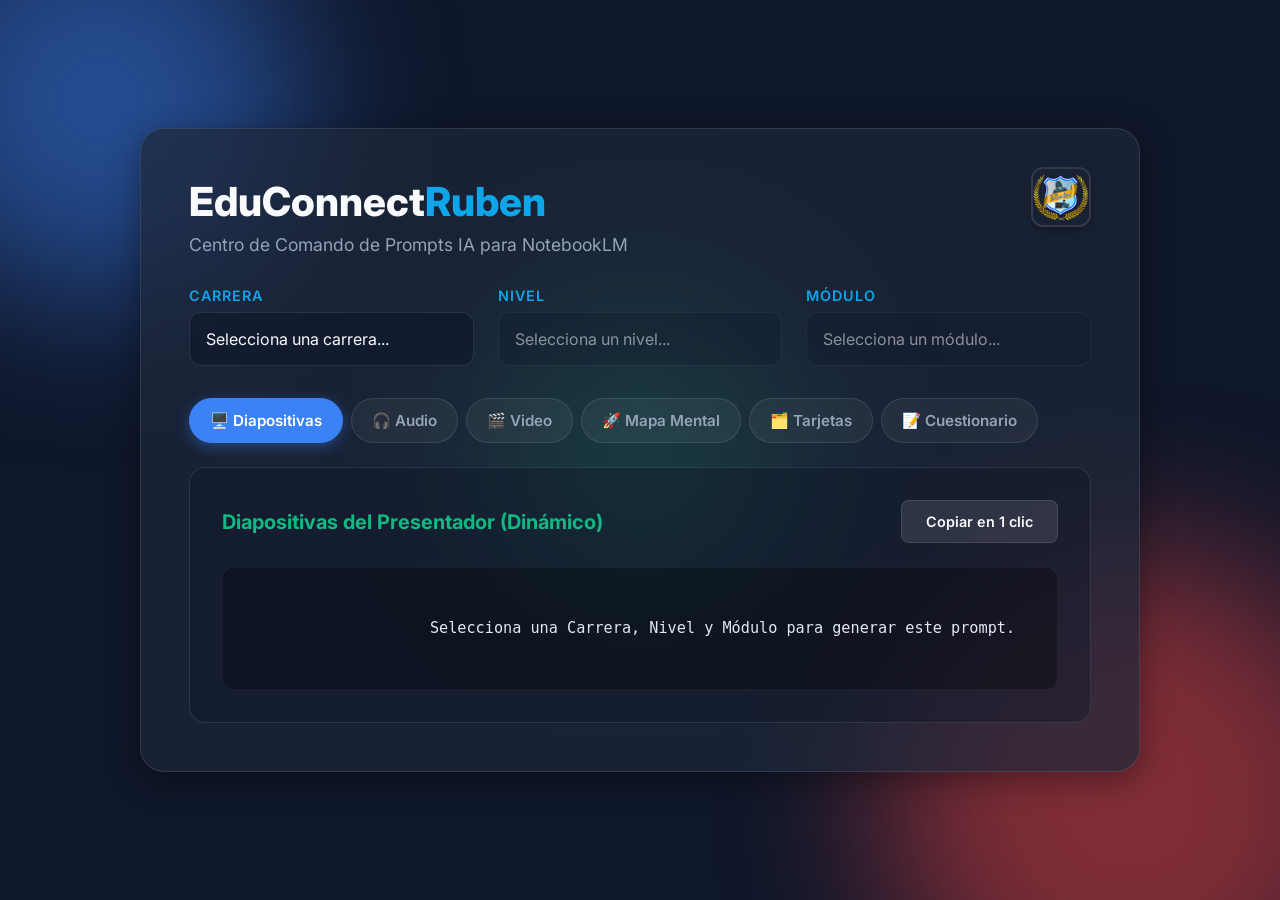
<file: 0. Generador_de_Prompts NotebookLM/index.html>
<!DOCTYPE html>
<html lang="es">
<head>
    <meta charset="UTF-8">
    <meta name="viewport" content="width=device-width, initial-scale=1.0">
    <title>EduConnect - Centro de Comando de Prompts</title>
    <link rel="stylesheet" href="style.css">
    <link href="https://fonts.googleapis.com/css2?family=Inter:wght@300;400;600;800&display=swap" rel="stylesheet">
    <!-- Link para instalar a pantalla -->
    <link rel="manifest" href="instalar/manifest.json">

    <!-- SEO and Open Graph / Social Media Meta Tags -->
    <meta name="description" content="Herramienta de Inteligencia Artificial para generar contenido educativo, diapositivas y planificaciones.">
    <meta property="og:title" content="Generador de Prompts | EduConnect">
    <meta property="og:description" content="Herramienta de Inteligencia Artificial para generar contenido educativo, diapositivas y planificaciones.">
    <meta property="og:type" content="website">
    <meta property="og:image" content="images/logo.png">
    <meta name="twitter:card" content="summary_large_image">
    <meta name="twitter:title" content="Generador de Prompts | EduConnect">
    <meta name="twitter:description" content="Herramienta de Inteligencia Artificial para generar contenido educativo, diapositivas y planificaciones.">
    <meta name="twitter:image" content="images/logo.png">
</head>
<body>
    <div class="background-orbs">
        <div class="orb orb-1"></div>
        <div class="orb orb-2"></div>
        <div class="orb orb-3"></div>
    </div>

    <main class="glass-container">
        <header>
            <img src="images/logo.png" alt="EduConnect Logo" class="app-logo">
            <h1>EduConnect<span>Ruben</span></h1>
            <p>Centro de Comando de Prompts IA para NotebookLM</p>
        </header>

        <section class="controls">
            <div class="input-group">
                <label for="carrera-select">Carrera</label>
                <select id="carrera-select">
                    <option value="">Selecciona una carrera...</option>
                </select>
            </div>
            <div class="input-group">
                <label for="nivel-select">Nivel</label>
                <select id="nivel-select" disabled>
                    <option value="">Selecciona un nivel...</option>
                </select>
            </div>
            <div class="input-group">
                <label for="modulo-select">Módulo</label>
                <select id="modulo-select" disabled>
                    <option value="">Selecciona un módulo...</option>
                </select>
            </div>
        </section>

        <section class="prompts-section">
            <div class="tabs">
                <button class="tab-btn active" data-target="prompt-diapositivas">🖥️ Diapositivas</button>
                <button class="tab-btn" data-target="prompt-audio">🎧 Audio</button>
                <button class="tab-btn" data-target="prompt-video">🎬 Video</button>
                <button class="tab-btn" data-target="prompt-mapa">🚀 Mapa Mental</button>
                <button class="tab-btn" data-target="prompt-tarjetas">🗂️ Tarjetas</button>
                <button class="tab-btn" data-target="prompt-cuestionario">📝 Cuestionario</button>
            </div>

            <div class="tab-content active" id="prompt-diapositivas">
                <div class="prompt-header">
                    <h3>Diapositivas del Presentador (Dinámico)</h3>
                    <button class="copy-btn" data-target="text-diapositivas">Copiar en 1 clic</button>
                </div>
                <div class="prompt-body" id="text-diapositivas">
                    Selecciona una Carrera, Nivel y Módulo para generar este prompt.
                </div>
            </div>

            <div class="tab-content" id="prompt-audio">
                <div class="prompt-header">
                    <h3>Resumen de Audio / Podcast (Universal)</h3>
                    <button class="copy-btn" data-target="text-audio">Copiar en 1 clic</button>
                </div>
                <div class="prompt-body" id="text-audio"></div>
            </div>

            <div class="tab-content" id="prompt-video">
                <div class="prompt-header">
                    <h3>Resumen de Video (Universal)</h3>
                    <button class="copy-btn" data-target="text-video">Copiar en 1 clic</button>
                </div>
                <div class="prompt-body" id="text-video"></div>
            </div>

            <div class="tab-content" id="prompt-mapa">
                <div class="prompt-header">
                    <h3>Mapa Mental (Universal)</h3>
                    <button class="copy-btn" data-target="text-mapa">Copiar en 1 clic</button>
                </div>
                <div class="prompt-body" id="text-mapa"></div>
            </div>

            <div class="tab-content" id="prompt-tarjetas">
                <div class="prompt-header">
                    <h3>Tarjetas Didácticas (Universal)</h3>
                    <button class="copy-btn" data-target="text-tarjetas">Copiar en 1 clic</button>
                </div>
                <div class="prompt-body" id="text-tarjetas"></div>
            </div>

            <div class="tab-content" id="prompt-cuestionario">
                <div class="prompt-header">
                    <h3>Cuestionario (Universal)</h3>
                    <button class="copy-btn" data-target="text-cuestionario">Copiar en 1 clic</button>
                </div>
                <div class="prompt-body" id="text-cuestionario"></div>
            </div>
        </section>
    </main>

    <div id="toast" class="toast">¡Copiado al portapapeles!</div>

    <script src="app.js"></script>
    <!-- script para instalar a pantalla -->
    <script src="instalar/pwa.js"></script>
    <!-- Force Netlify Deploy v2 -->
</body>
</html>
</file>
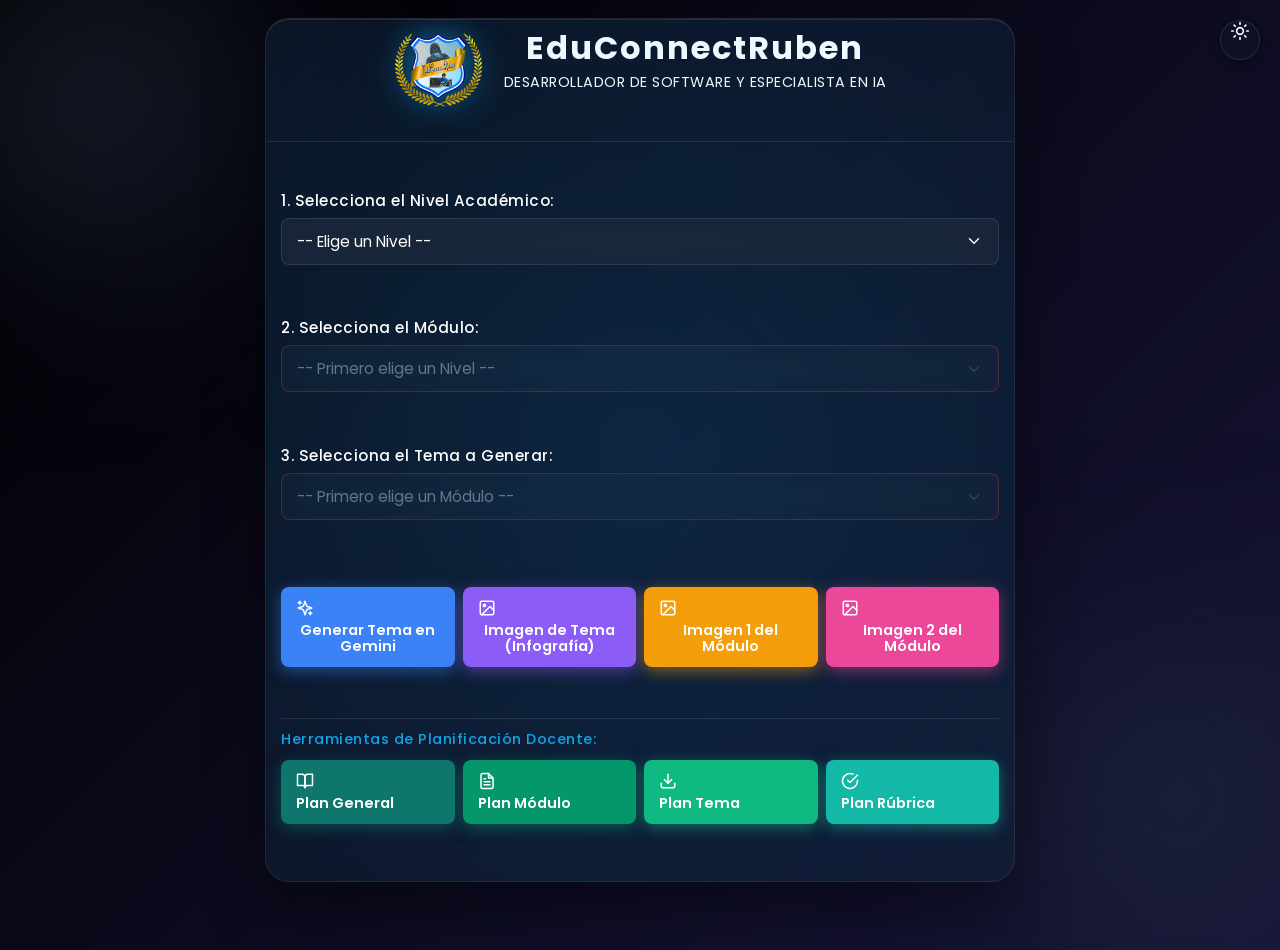
<file: 1. App_EduConnect_Desarrollador_Software_IA/index.html>
<!DOCTYPE html>
<html lang="es">
<head>
    <meta charset="UTF-8">
    <meta name="viewport" content="width=device-width, initial-scale=1.0">
    <title>Generador Curricular | EduConnectRuben</title>
    <link href="https://fonts.googleapis.com/css2?family=Poppins:wght@300;400;600;700&display=swap" rel="stylesheet">
    <link rel="stylesheet" href="styles.css">
    <!-- Link para instalar a pantalla -->
    <link rel="manifest" href="instalar/manifest.json">

    <!-- SEO and Open Graph / Social Media Meta Tags -->
    <meta name="description" content="Generador de planes de estudio y contenido para la carrera de Desarrollo de Software e IA.">
    <meta property="og:title" content="Desarrollo de Software e IA | EduConnect">
    <meta property="og:description" content="Generador de planes de estudio y contenido para la carrera de Desarrollo de Software e IA.">
    <meta property="og:type" content="website">
    <meta property="og:image" content="images/og-preview.png">
    <meta name="twitter:card" content="summary_large_image">
    <meta name="twitter:title" content="Desarrollo de Software e IA | EduConnect">
    <meta name="twitter:description" content="Generador de planes de estudio y contenido para la carrera de Desarrollo de Software e IA.">
    <meta name="twitter:image" content="images/og-preview.png">
</head>
<body>

    <button class="theme-toggle" id="theme-toggle" onclick="toggleTheme()" title="Cambiar Tema">
        <svg id="theme-icon" xmlns="http://www.w3.org/2000/svg" width="20" height="20" viewBox="0 0 24 24" fill="none" stroke="currentColor" stroke-width="2" stroke-linecap="round" stroke-linejoin="round">
            <path d="M12 3a6 6 0 0 0 9 9 9 9 0 1 1-9-9Z"></path>
        </svg>
    </button>


    <div class="app-container">
        <div class="header">
            <div class="logo-container">
                <img src="images/logo.png" alt="Logo EduConnectRuben" onerror="this.onerror=null; this.src='data:image/svg+xml;charset=UTF-8,%3Csvg xmlns=%22http://www.w3.org/2000/svg%22 width=%22120%22 height=%22120%22 viewBox=%220 0 24 24%22 fill=%22none%22 stroke=%22%230ea5e9%22 stroke-width=%221.5%22 stroke-linecap=%22round%22 stroke-linejoin=%22round%22%3E%3Cpath d=%22M2 3h6a4 4 0 0 1 4 4v14a3 3 0 0 0-3-3H2z%22%3E%3C/path%3E%3Cpath d=%22M22 3h-6a4 4 0 0 0-4 4v14a3 3 0 0 1 3-3h7z%22%3E%3C/path%3E%3C/svg%3E'; this.style.backgroundColor='transparent'; this.style.boxShadow='none';">
            </div>
            <div class="title-container">
                <h1>EduConnectRuben</h1>
            <p>DESARROLLADOR DE SOFTWARE Y ESPECIALISTA EN IA</p>
            </div>
        </div>
        
        
        
        <div class="form-content">
            <div class="form-group">
                <label for="nivel">1. Selecciona el Nivel Académico:</label>
                <select id="nivel">
                    <option value="">-- Elige un Nivel --</option>
                </select>
            </div>
            
            <div class="form-group">
                <label for="modulo">2. Selecciona el Módulo:</label>
                <select id="modulo" disabled>
                    <option value="">-- Primero elige un Nivel --</option>
                </select>
            </div>

            <div class="form-group">
                <label for="tema">3. Selecciona el Tema a Generar:</label>
                <select id="tema" disabled>
                    <option value="">-- Primero elige un Módulo --</option>
                </select>
            </div>

            <div class="button-group">
                <button class="btn-generate btn-gemini" onclick="generarPrompt('gemini')">
                    <svg xmlns="http://www.w3.org/2000/svg" width="24" height="24" viewBox="0 0 24 24" fill="none" stroke="currentColor" stroke-width="2" stroke-linecap="round" stroke-linejoin="round"><path d="m12 3-1.912 5.813a2 2 0 0 1-1.275 1.275L3 12l5.813 1.912a2 2 0 0 1 1.275 1.275L12 21l1.912-5.813a2 2 0 0 1 1.275-1.275L21 12l-5.813-1.912a2 2 0 0 1-1.275-1.275L12 3Z"/><path d="M5 3v4"/><path d="M19 17v4"/><path d="M3 5h4"/><path d="M17 19h4"/></svg>
                    Generar Tema en Gemini
                </button>
                <button class="btn-generate btn-image-gemini" onclick="generarPromptImagen('gemini')">
                    <svg xmlns="http://www.w3.org/2000/svg" width="24" height="24" viewBox="0 0 24 24" fill="none" stroke="currentColor" stroke-width="2" stroke-linecap="round" stroke-linejoin="round"><rect x="3" y="3" width="18" height="18" rx="2" ry="2"/><circle cx="8.5" cy="8.5" r="1.5"/><polyline points="21 15 16 10 5 21"/></svg>
                    Imagen de Tema (Infografía)
                </button>
                <button class="btn-generate btn-image-gemini" style="background-color: #f59e0b; box-shadow: 0 4px 15px rgba(245, 158, 11, 0.5);" onmouseover="this.style.boxShadow='0 8px 25px rgba(245, 158, 11, 0.7)'; this.style.transform='translateY(-3px) scale(1.02)';" onmouseout="this.style.boxShadow='0 4px 15px rgba(245, 158, 11, 0.5)'; this.style.transform='translateY(0) scale(1)';" onclick="generarPromptImagenModulo(1)">
                    <svg xmlns="http://www.w3.org/2000/svg" width="24" height="24" viewBox="0 0 24 24" fill="none" stroke="currentColor" stroke-width="2" stroke-linecap="round" stroke-linejoin="round"><rect x="3" y="3" width="18" height="18" rx="2" ry="2"/><circle cx="8.5" cy="8.5" r="1.5"/><polyline points="21 15 16 10 5 21"/></svg>
                    Imagen 1 del Módulo
                </button>
                <button class="btn-generate btn-image-gemini" style="background-color: #ec4899; box-shadow: 0 4px 15px rgba(236, 72, 153, 0.5);" onmouseover="this.style.boxShadow='0 8px 25px rgba(236, 72, 153, 0.7)'; this.style.transform='translateY(-3px) scale(1.02)';" onmouseout="this.style.boxShadow='0 4px 15px rgba(236, 72, 153, 0.5)'; this.style.transform='translateY(0) scale(1)';" onclick="generarPromptImagenModulo(2)">
                    <svg xmlns="http://www.w3.org/2000/svg" width="24" height="24" viewBox="0 0 24 24" fill="none" stroke="currentColor" stroke-width="2" stroke-linecap="round" stroke-linejoin="round"><rect x="3" y="3" width="18" height="18" rx="2" ry="2"/><circle cx="8.5" cy="8.5" r="1.5"/><polyline points="21 15 16 10 5 21"/></svg>
                    Imagen 2 del Módulo
                </button>
            </div>

            <div class="planning-section" style="margin-top: 10px; padding-top: 10px; border-top: 1px solid rgba(255,255,255,0.1);">
                <label style="display: block; margin-bottom: 10px; font-weight: 500; color: var(--cyan-neon); font-size: 0.9rem; letter-spacing: 0.5px;">Herramientas de Planificación Docente:</label>
                <div class="button-group" style="margin-top: 10px; gap: 8px;">
                    <button class="btn-generate btn-action" style="background-color: #0f766e; box-shadow: 0 4px 15px rgba(15, 118, 110, 0.5);" onmouseover="this.style.boxShadow='0 8px 25px rgba(15, 118, 110, 0.7)'; this.style.transform='translateY(-3px) scale(1.02)';" onmouseout="this.style.boxShadow='0 4px 15px rgba(15, 118, 110, 0.5)'; this.style.transform='translateY(0) scale(1)';" onclick="generarPlanGeneral()">
                        <svg xmlns="http://www.w3.org/2000/svg" width="18" height="18" viewBox="0 0 24 24" fill="none" stroke="currentColor" stroke-width="2" stroke-linecap="round" stroke-linejoin="round"><path d="M2 3h6a4 4 0 0 1 4 4v14a3 3 0 0 0-3-3H2z"></path><path d="M22 3h-6a4 4 0 0 0-4 4v14a3 3 0 0 1 3-3h7z"></path></svg>
                        Plan General
                    </button>
                    <button class="btn-generate btn-action" style="background-color: #059669; box-shadow: 0 4px 15px rgba(5, 150, 105, 0.5);" onmouseover="this.style.boxShadow='0 8px 25px rgba(5, 150, 105, 0.7)'; this.style.transform='translateY(-3px) scale(1.02)';" onmouseout="this.style.boxShadow='0 4px 15px rgba(5, 150, 105, 0.5)'; this.style.transform='translateY(0) scale(1)';" onclick="generarPlanModular()">
                        <svg xmlns="http://www.w3.org/2000/svg" width="18" height="18" viewBox="0 0 24 24" fill="none" stroke="currentColor" stroke-width="2" stroke-linecap="round" stroke-linejoin="round"><path d="M14 2H6a2 2 0 0 0-2 2v16a2 2 0 0 0 2 2h12a2 2 0 0 0 2-2V8z"></path><polyline points="14 2 14 8 20 8"></polyline><line x1="16" y1="13" x2="8" y2="13"></line><line x1="16" y1="17" x2="8" y2="17"></line><polyline points="10 9 9 9 8 9"></polyline></svg>
                        Plan Módulo
                    </button>
                    <button class="btn-generate btn-action" style="background-color: #10b981; box-shadow: 0 4px 15px rgba(16, 185, 129, 0.5);" onmouseover="this.style.boxShadow='0 8px 25px rgba(16, 185, 129, 0.7)'; this.style.transform='translateY(-3px) scale(1.02)';" onmouseout="this.style.boxShadow='0 4px 15px rgba(16, 185, 129, 0.5)'; this.style.transform='translateY(0) scale(1)';" onclick="generarPlanTema()">
                        <svg xmlns="http://www.w3.org/2000/svg" width="18" height="18" viewBox="0 0 24 24" fill="none" stroke="currentColor" stroke-width="2" stroke-linecap="round" stroke-linejoin="round"><path d="M21 15v4a2 2 0 0 1-2 2H5a2 2 0 0 1-2-2v-4"></path><polyline points="7 10 12 15 17 10"></polyline><line x1="12" y1="15" x2="12" y2="3"></line></svg>
                        Plan Tema
                    </button>
                    <button class="btn-generate btn-action" style="background-color: #14b8a6; box-shadow: 0 4px 15px rgba(20, 184, 166, 0.5);" onmouseover="this.style.boxShadow='0 8px 25px rgba(20, 184, 166, 0.7)'; this.style.transform='translateY(-3px) scale(1.02)';" onmouseout="this.style.boxShadow='0 4px 15px rgba(20, 184, 166, 0.5)'; this.style.transform='translateY(0) scale(1)';" onclick="generarPlanEvaluacion()">
                        <svg xmlns="http://www.w3.org/2000/svg" width="18" height="18" viewBox="0 0 24 24" fill="none" stroke="currentColor" stroke-width="2" stroke-linecap="round" stroke-linejoin="round"><path d="M22 11.08V12a10 10 0 1 1-5.93-9.14"></path><polyline points="22 4 12 14.01 9 11.01"></polyline></svg>
                        Plan Rúbrica
                    </button>
                </div>
            </div>
        </div>
    </div>

    <div id="toast" class="toast">
        <svg xmlns="http://www.w3.org/2000/svg" width="20" height="20" viewBox="0 0 24 24" fill="none" stroke="currentColor" stroke-width="2" stroke-linecap="round" stroke-linejoin="round"><polyline points="20 6 9 17 4 12"></polyline></svg>
        <span id="toast-text">¡Prompt copiado!</span>
    </div>

        <script src="script.js"></script>
    <!-- script para instalar a pantalla -->
    <script src="instalar/pwa.js"></script>
    <!-- Force Netlify Deploy v2 -->
</body>
</html>
</file>
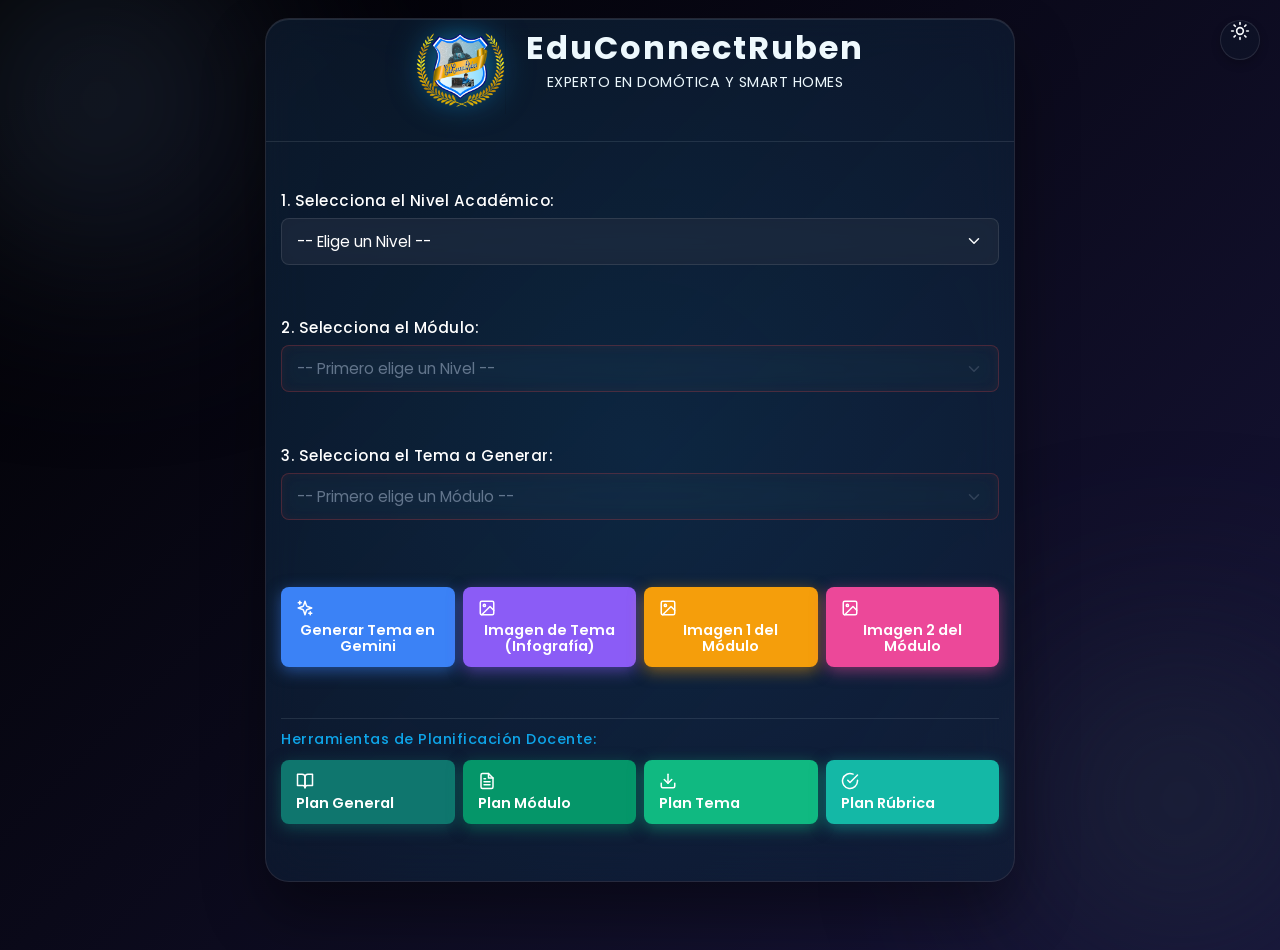
<file: 2. App_EduConnect_Domotica_SmartHome/index.html>
<!DOCTYPE html>
<html lang="es">
<head>
    <meta charset="UTF-8">
    <meta name="viewport" content="width=device-width, initial-scale=1.0">
    <title>Generador Curricular | EduConnectRuben</title>
    <link href="https://fonts.googleapis.com/css2?family=Poppins:wght@300;400;600;700&display=swap" rel="stylesheet">
    <link rel="stylesheet" href="styles.css">
    <!-- Link para instalar a pantalla -->
    <link rel="manifest" href="instalar/manifest.json">

    <!-- SEO and Open Graph / Social Media Meta Tags -->
    <meta name="description" content="Generador de planes de estudio y contenido para la carrera de Domótica y Smart Home.">
    <meta property="og:title" content="Domótica y Smart Home | EduConnect">
    <meta property="og:description" content="Generador de planes de estudio y contenido para la carrera de Domótica y Smart Home.">
    <meta property="og:type" content="website">
    <meta property="og:image" content="images/og-preview.png">
    <meta name="twitter:card" content="summary_large_image">
    <meta name="twitter:title" content="Domótica y Smart Home | EduConnect">
    <meta name="twitter:description" content="Generador de planes de estudio y contenido para la carrera de Domótica y Smart Home.">
    <meta name="twitter:image" content="images/og-preview.png">
</head>
<body>

    <button class="theme-toggle" id="theme-toggle" onclick="toggleTheme()" title="Cambiar Tema">
        <svg id="theme-icon" xmlns="http://www.w3.org/2000/svg" width="20" height="20" viewBox="0 0 24 24" fill="none" stroke="currentColor" stroke-width="2" stroke-linecap="round" stroke-linejoin="round">
            <path d="M12 3a6 6 0 0 0 9 9 9 9 0 1 1-9-9Z"></path>
        </svg>
    </button>


    <div class="app-container">
        <div class="header">
            <div class="logo-container">
                <img src="images/logo.png" alt="Logo EduConnectRuben" onerror="this.onerror=null; this.src='data:image/svg+xml;charset=UTF-8,%3Csvg xmlns=%22http://www.w3.org/2000/svg%22 width=%22120%22 height=%22120%22 viewBox=%220 0 24 24%22 fill=%22none%22 stroke=%22%230ea5e9%22 stroke-width=%221.5%22 stroke-linecap=%22round%22 stroke-linejoin=%22round%22%3E%3Cpath d=%22M2 3h6a4 4 0 0 1 4 4v14a3 3 0 0 0-3-3H2z%22%3E%3C/path%3E%3Cpath d=%22M22 3h-6a4 4 0 0 0-4 4v14a3 3 0 0 1 3-3h7z%22%3E%3C/path%3E%3C/svg%3E'; this.style.backgroundColor='transparent'; this.style.boxShadow='none';">
            </div>
            <div class="title-container">
                <h1>EduConnectRuben</h1>
            <p>EXPERTO EN DOMÓTICA Y SMART HOMES</p>
            </div>
        </div>
        
        
        
        <div class="form-content">
            <div class="form-group">
                <label for="nivel">1. Selecciona el Nivel Académico:</label>
                <select id="nivel">
                    <option value="">-- Elige un Nivel --</option>
                </select>
            </div>
            
            <div class="form-group">
                <label for="modulo">2. Selecciona el Módulo:</label>
                <select id="modulo" disabled>
                    <option value="">-- Primero elige un Nivel --</option>
                </select>
            </div>

            <div class="form-group">
                <label for="tema">3. Selecciona el Tema a Generar:</label>
                <select id="tema" disabled>
                    <option value="">-- Primero elige un Módulo --</option>
                </select>
            </div>

            <div class="button-group">
                <button class="btn-generate btn-gemini" onclick="generarPrompt('gemini')">
                    <svg xmlns="http://www.w3.org/2000/svg" width="24" height="24" viewBox="0 0 24 24" fill="none" stroke="currentColor" stroke-width="2" stroke-linecap="round" stroke-linejoin="round"><path d="m12 3-1.912 5.813a2 2 0 0 1-1.275 1.275L3 12l5.813 1.912a2 2 0 0 1 1.275 1.275L12 21l1.912-5.813a2 2 0 0 1 1.275-1.275L21 12l-5.813-1.912a2 2 0 0 1-1.275-1.275L12 3Z"/><path d="M5 3v4"/><path d="M19 17v4"/><path d="M3 5h4"/><path d="M17 19h4"/></svg>
                    Generar Tema en Gemini
                </button>
                <button class="btn-generate btn-image-gemini" onclick="generarPromptImagen('gemini')">
                    <svg xmlns="http://www.w3.org/2000/svg" width="24" height="24" viewBox="0 0 24 24" fill="none" stroke="currentColor" stroke-width="2" stroke-linecap="round" stroke-linejoin="round"><rect x="3" y="3" width="18" height="18" rx="2" ry="2"/><circle cx="8.5" cy="8.5" r="1.5"/><polyline points="21 15 16 10 5 21"/></svg>
                    Imagen de Tema (Infografía)
                </button>
                <button class="btn-generate btn-image-gemini" style="background-color: #f59e0b; box-shadow: 0 4px 15px rgba(245, 158, 11, 0.5);" onmouseover="this.style.boxShadow='0 8px 25px rgba(245, 158, 11, 0.7)'; this.style.transform='translateY(-3px) scale(1.02)';" onmouseout="this.style.boxShadow='0 4px 15px rgba(245, 158, 11, 0.5)'; this.style.transform='translateY(0) scale(1)';" onclick="generarPromptImagenModulo(1)">
                    <svg xmlns="http://www.w3.org/2000/svg" width="24" height="24" viewBox="0 0 24 24" fill="none" stroke="currentColor" stroke-width="2" stroke-linecap="round" stroke-linejoin="round"><rect x="3" y="3" width="18" height="18" rx="2" ry="2"/><circle cx="8.5" cy="8.5" r="1.5"/><polyline points="21 15 16 10 5 21"/></svg>
                    Imagen 1 del Módulo
                </button>
                <button class="btn-generate btn-image-gemini" style="background-color: #ec4899; box-shadow: 0 4px 15px rgba(236, 72, 153, 0.5);" onmouseover="this.style.boxShadow='0 8px 25px rgba(236, 72, 153, 0.7)'; this.style.transform='translateY(-3px) scale(1.02)';" onmouseout="this.style.boxShadow='0 4px 15px rgba(236, 72, 153, 0.5)'; this.style.transform='translateY(0) scale(1)';" onclick="generarPromptImagenModulo(2)">
                    <svg xmlns="http://www.w3.org/2000/svg" width="24" height="24" viewBox="0 0 24 24" fill="none" stroke="currentColor" stroke-width="2" stroke-linecap="round" stroke-linejoin="round"><rect x="3" y="3" width="18" height="18" rx="2" ry="2"/><circle cx="8.5" cy="8.5" r="1.5"/><polyline points="21 15 16 10 5 21"/></svg>
                    Imagen 2 del Módulo
                </button>
            </div>

            <div class="planning-section" style="margin-top: 10px; padding-top: 10px; border-top: 1px solid rgba(255,255,255,0.1);">
                <label style="display: block; margin-bottom: 10px; font-weight: 500; color: var(--cyan-neon); font-size: 0.9rem; letter-spacing: 0.5px;">Herramientas de Planificación Docente:</label>
                <div class="button-group" style="margin-top: 10px; gap: 8px;">
                    <button class="btn-generate btn-action" style="background-color: #0f766e; box-shadow: 0 4px 15px rgba(15, 118, 110, 0.5);" onmouseover="this.style.boxShadow='0 8px 25px rgba(15, 118, 110, 0.7)'; this.style.transform='translateY(-3px) scale(1.02)';" onmouseout="this.style.boxShadow='0 4px 15px rgba(15, 118, 110, 0.5)'; this.style.transform='translateY(0) scale(1)';" onclick="generarPlanGeneral()">
                        <svg xmlns="http://www.w3.org/2000/svg" width="18" height="18" viewBox="0 0 24 24" fill="none" stroke="currentColor" stroke-width="2" stroke-linecap="round" stroke-linejoin="round"><path d="M2 3h6a4 4 0 0 1 4 4v14a3 3 0 0 0-3-3H2z"></path><path d="M22 3h-6a4 4 0 0 0-4 4v14a3 3 0 0 1 3-3h7z"></path></svg>
                        Plan General
                    </button>
                    <button class="btn-generate btn-action" style="background-color: #059669; box-shadow: 0 4px 15px rgba(5, 150, 105, 0.5);" onmouseover="this.style.boxShadow='0 8px 25px rgba(5, 150, 105, 0.7)'; this.style.transform='translateY(-3px) scale(1.02)';" onmouseout="this.style.boxShadow='0 4px 15px rgba(5, 150, 105, 0.5)'; this.style.transform='translateY(0) scale(1)';" onclick="generarPlanModular()">
                        <svg xmlns="http://www.w3.org/2000/svg" width="18" height="18" viewBox="0 0 24 24" fill="none" stroke="currentColor" stroke-width="2" stroke-linecap="round" stroke-linejoin="round"><path d="M14 2H6a2 2 0 0 0-2 2v16a2 2 0 0 0 2 2h12a2 2 0 0 0 2-2V8z"></path><polyline points="14 2 14 8 20 8"></polyline><line x1="16" y1="13" x2="8" y2="13"></line><line x1="16" y1="17" x2="8" y2="17"></line><polyline points="10 9 9 9 8 9"></polyline></svg>
                        Plan Módulo
                    </button>
                    <button class="btn-generate btn-action" style="background-color: #10b981; box-shadow: 0 4px 15px rgba(16, 185, 129, 0.5);" onmouseover="this.style.boxShadow='0 8px 25px rgba(16, 185, 129, 0.7)'; this.style.transform='translateY(-3px) scale(1.02)';" onmouseout="this.style.boxShadow='0 4px 15px rgba(16, 185, 129, 0.5)'; this.style.transform='translateY(0) scale(1)';" onclick="generarPlanTema()">
                        <svg xmlns="http://www.w3.org/2000/svg" width="18" height="18" viewBox="0 0 24 24" fill="none" stroke="currentColor" stroke-width="2" stroke-linecap="round" stroke-linejoin="round"><path d="M21 15v4a2 2 0 0 1-2 2H5a2 2 0 0 1-2-2v-4"></path><polyline points="7 10 12 15 17 10"></polyline><line x1="12" y1="15" x2="12" y2="3"></line></svg>
                        Plan Tema
                    </button>
                    <button class="btn-generate btn-action" style="background-color: #14b8a6; box-shadow: 0 4px 15px rgba(20, 184, 166, 0.5);" onmouseover="this.style.boxShadow='0 8px 25px rgba(20, 184, 166, 0.7)'; this.style.transform='translateY(-3px) scale(1.02)';" onmouseout="this.style.boxShadow='0 4px 15px rgba(20, 184, 166, 0.5)'; this.style.transform='translateY(0) scale(1)';" onclick="generarPlanEvaluacion()">
                        <svg xmlns="http://www.w3.org/2000/svg" width="18" height="18" viewBox="0 0 24 24" fill="none" stroke="currentColor" stroke-width="2" stroke-linecap="round" stroke-linejoin="round"><path d="M22 11.08V12a10 10 0 1 1-5.93-9.14"></path><polyline points="22 4 12 14.01 9 11.01"></polyline></svg>
                        Plan Rúbrica
                    </button>
                </div>
            </div>
        </div>
    </div>

    <div id="toast" class="toast">
        <svg xmlns="http://www.w3.org/2000/svg" width="20" height="20" viewBox="0 0 24 24" fill="none" stroke="currentColor" stroke-width="2" stroke-linecap="round" stroke-linejoin="round"><polyline points="20 6 9 17 4 12"></polyline></svg>
        <span id="toast-text">¡Prompt copiado!</span>
    </div>

        <script src="script.js"></script>
    <!-- script para instalar a pantalla -->
    <script src="instalar/pwa.js"></script>
    <!-- Force Netlify Deploy v2 -->
</body>
</html>
</file>
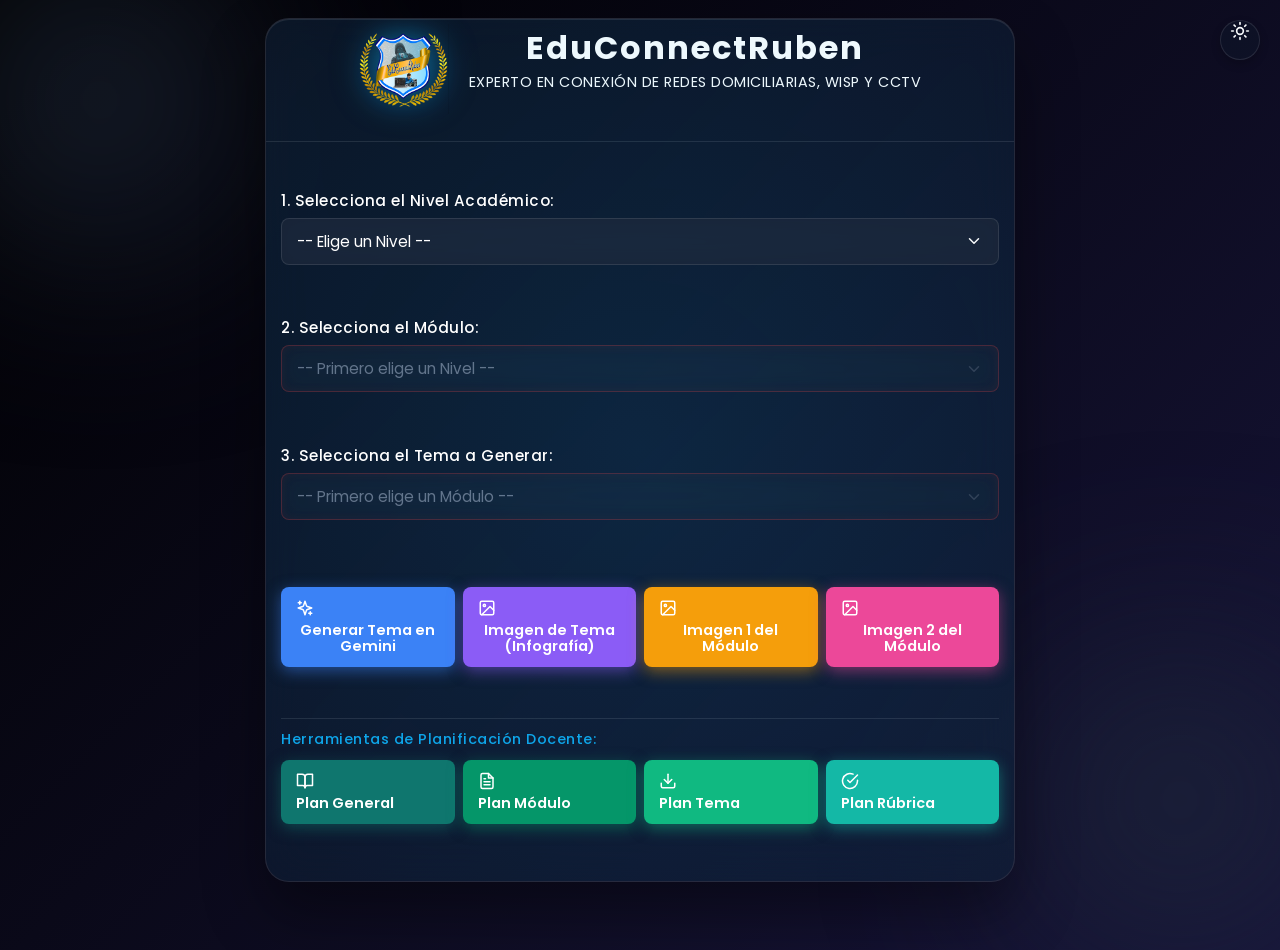
<file: 3. App_EduConnect_Redes_Domiciliarias_CCTV/index.html>
<!DOCTYPE html>
<html lang="es">
<head>
    <meta charset="UTF-8">
    <meta name="viewport" content="width=device-width, initial-scale=1.0">
    <title>Generador Curricular | EduConnectRuben</title>
    <link href="https://fonts.googleapis.com/css2?family=Poppins:wght@300;400;600;700&display=swap" rel="stylesheet">
    <link rel="stylesheet" href="styles.css">
    <!-- Link para instalar a pantalla -->
    <link rel="manifest" href="instalar/manifest.json">

    <!-- SEO and Open Graph / Social Media Meta Tags -->
    <meta name="description" content="Generador de planes de estudio y contenido para la carrera de Redes Domiciliarias y CCTV.">
    <meta property="og:title" content="Redes y CCTV | EduConnect">
    <meta property="og:description" content="Generador de planes de estudio y contenido para la carrera de Redes Domiciliarias y CCTV.">
    <meta property="og:type" content="website">
    <meta property="og:image" content="images/og-preview.png">
    <meta name="twitter:card" content="summary_large_image">
    <meta name="twitter:title" content="Redes y CCTV | EduConnect">
    <meta name="twitter:description" content="Generador de planes de estudio y contenido para la carrera de Redes Domiciliarias y CCTV.">
    <meta name="twitter:image" content="images/og-preview.png">
</head>
<body>

    <button class="theme-toggle" id="theme-toggle" onclick="toggleTheme()" title="Cambiar Tema">
        <svg id="theme-icon" xmlns="http://www.w3.org/2000/svg" width="20" height="20" viewBox="0 0 24 24" fill="none" stroke="currentColor" stroke-width="2" stroke-linecap="round" stroke-linejoin="round">
            <path d="M12 3a6 6 0 0 0 9 9 9 9 0 1 1-9-9Z"></path>
        </svg>
    </button>


    <div class="app-container">
        <div class="header">
            <div class="logo-container">
                <img src="images/logo.png" alt="Logo EduConnectRuben" onerror="this.onerror=null; this.src='data:image/svg+xml;charset=UTF-8,%3Csvg xmlns=%22http://www.w3.org/2000/svg%22 width=%22120%22 height=%22120%22 viewBox=%220 0 24 24%22 fill=%22none%22 stroke=%22%230ea5e9%22 stroke-width=%221.5%22 stroke-linecap=%22round%22 stroke-linejoin=%22round%22%3E%3Cpath d=%22M2 3h6a4 4 0 0 1 4 4v14a3 3 0 0 0-3-3H2z%22%3E%3C/path%3E%3Cpath d=%22M22 3h-6a4 4 0 0 0-4 4v14a3 3 0 0 1 3-3h7z%22%3E%3C/path%3E%3C/svg%3E'; this.style.backgroundColor='transparent'; this.style.boxShadow='none';">
            </div>
            <div class="title-container">
                <h1>EduConnectRuben</h1>
            <p>EXPERTO EN CONEXIÓN DE REDES DOMICILIARIAS, WISP Y CCTV</p>
            </div>
        </div>
        
        
        
        <div class="form-content">
            <div class="form-group">
                <label for="nivel">1. Selecciona el Nivel Académico:</label>
                <select id="nivel">
                    <option value="">-- Elige un Nivel --</option>
                </select>
            </div>
            
            <div class="form-group">
                <label for="modulo">2. Selecciona el Módulo:</label>
                <select id="modulo" disabled>
                    <option value="">-- Primero elige un Nivel --</option>
                </select>
            </div>

            <div class="form-group">
                <label for="tema">3. Selecciona el Tema a Generar:</label>
                <select id="tema" disabled>
                    <option value="">-- Primero elige un Módulo --</option>
                </select>
            </div>

            <div class="button-group">
                <button class="btn-generate btn-gemini" onclick="generarPrompt('gemini')">
                    <svg xmlns="http://www.w3.org/2000/svg" width="24" height="24" viewBox="0 0 24 24" fill="none" stroke="currentColor" stroke-width="2" stroke-linecap="round" stroke-linejoin="round"><path d="m12 3-1.912 5.813a2 2 0 0 1-1.275 1.275L3 12l5.813 1.912a2 2 0 0 1 1.275 1.275L12 21l1.912-5.813a2 2 0 0 1 1.275-1.275L21 12l-5.813-1.912a2 2 0 0 1-1.275-1.275L12 3Z"/><path d="M5 3v4"/><path d="M19 17v4"/><path d="M3 5h4"/><path d="M17 19h4"/></svg>
                    Generar Tema en Gemini
                </button>
                <button class="btn-generate btn-image-gemini" onclick="generarPromptImagen('gemini')">
                    <svg xmlns="http://www.w3.org/2000/svg" width="24" height="24" viewBox="0 0 24 24" fill="none" stroke="currentColor" stroke-width="2" stroke-linecap="round" stroke-linejoin="round"><rect x="3" y="3" width="18" height="18" rx="2" ry="2"/><circle cx="8.5" cy="8.5" r="1.5"/><polyline points="21 15 16 10 5 21"/></svg>
                    Imagen de Tema (Infografía)
                </button>
                <button class="btn-generate btn-image-gemini" style="background-color: #f59e0b; box-shadow: 0 4px 15px rgba(245, 158, 11, 0.5);" onmouseover="this.style.boxShadow='0 8px 25px rgba(245, 158, 11, 0.7)'; this.style.transform='translateY(-3px) scale(1.02)';" onmouseout="this.style.boxShadow='0 4px 15px rgba(245, 158, 11, 0.5)'; this.style.transform='translateY(0) scale(1)';" onclick="generarPromptImagenModulo(1)">
                    <svg xmlns="http://www.w3.org/2000/svg" width="24" height="24" viewBox="0 0 24 24" fill="none" stroke="currentColor" stroke-width="2" stroke-linecap="round" stroke-linejoin="round"><rect x="3" y="3" width="18" height="18" rx="2" ry="2"/><circle cx="8.5" cy="8.5" r="1.5"/><polyline points="21 15 16 10 5 21"/></svg>
                    Imagen 1 del Módulo
                </button>
                <button class="btn-generate btn-image-gemini" style="background-color: #ec4899; box-shadow: 0 4px 15px rgba(236, 72, 153, 0.5);" onmouseover="this.style.boxShadow='0 8px 25px rgba(236, 72, 153, 0.7)'; this.style.transform='translateY(-3px) scale(1.02)';" onmouseout="this.style.boxShadow='0 4px 15px rgba(236, 72, 153, 0.5)'; this.style.transform='translateY(0) scale(1)';" onclick="generarPromptImagenModulo(2)">
                    <svg xmlns="http://www.w3.org/2000/svg" width="24" height="24" viewBox="0 0 24 24" fill="none" stroke="currentColor" stroke-width="2" stroke-linecap="round" stroke-linejoin="round"><rect x="3" y="3" width="18" height="18" rx="2" ry="2"/><circle cx="8.5" cy="8.5" r="1.5"/><polyline points="21 15 16 10 5 21"/></svg>
                    Imagen 2 del Módulo
                </button>
            </div>

            <div class="planning-section" style="margin-top: 10px; padding-top: 10px; border-top: 1px solid rgba(255,255,255,0.1);">
                <label style="display: block; margin-bottom: 10px; font-weight: 500; color: var(--cyan-neon); font-size: 0.9rem; letter-spacing: 0.5px;">Herramientas de Planificación Docente:</label>
                <div class="button-group" style="margin-top: 10px; gap: 8px;">
                    <button class="btn-generate btn-action" style="background-color: #0f766e; box-shadow: 0 4px 15px rgba(15, 118, 110, 0.5);" onmouseover="this.style.boxShadow='0 8px 25px rgba(15, 118, 110, 0.7)'; this.style.transform='translateY(-3px) scale(1.02)';" onmouseout="this.style.boxShadow='0 4px 15px rgba(15, 118, 110, 0.5)'; this.style.transform='translateY(0) scale(1)';" onclick="generarPlanGeneral()">
                        <svg xmlns="http://www.w3.org/2000/svg" width="18" height="18" viewBox="0 0 24 24" fill="none" stroke="currentColor" stroke-width="2" stroke-linecap="round" stroke-linejoin="round"><path d="M2 3h6a4 4 0 0 1 4 4v14a3 3 0 0 0-3-3H2z"></path><path d="M22 3h-6a4 4 0 0 0-4 4v14a3 3 0 0 1 3-3h7z"></path></svg>
                        Plan General
                    </button>
                    <button class="btn-generate btn-action" style="background-color: #059669; box-shadow: 0 4px 15px rgba(5, 150, 105, 0.5);" onmouseover="this.style.boxShadow='0 8px 25px rgba(5, 150, 105, 0.7)'; this.style.transform='translateY(-3px) scale(1.02)';" onmouseout="this.style.boxShadow='0 4px 15px rgba(5, 150, 105, 0.5)'; this.style.transform='translateY(0) scale(1)';" onclick="generarPlanModular()">
                        <svg xmlns="http://www.w3.org/2000/svg" width="18" height="18" viewBox="0 0 24 24" fill="none" stroke="currentColor" stroke-width="2" stroke-linecap="round" stroke-linejoin="round"><path d="M14 2H6a2 2 0 0 0-2 2v16a2 2 0 0 0 2 2h12a2 2 0 0 0 2-2V8z"></path><polyline points="14 2 14 8 20 8"></polyline><line x1="16" y1="13" x2="8" y2="13"></line><line x1="16" y1="17" x2="8" y2="17"></line><polyline points="10 9 9 9 8 9"></polyline></svg>
                        Plan Módulo
                    </button>
                    <button class="btn-generate btn-action" style="background-color: #10b981; box-shadow: 0 4px 15px rgba(16, 185, 129, 0.5);" onmouseover="this.style.boxShadow='0 8px 25px rgba(16, 185, 129, 0.7)'; this.style.transform='translateY(-3px) scale(1.02)';" onmouseout="this.style.boxShadow='0 4px 15px rgba(16, 185, 129, 0.5)'; this.style.transform='translateY(0) scale(1)';" onclick="generarPlanTema()">
                        <svg xmlns="http://www.w3.org/2000/svg" width="18" height="18" viewBox="0 0 24 24" fill="none" stroke="currentColor" stroke-width="2" stroke-linecap="round" stroke-linejoin="round"><path d="M21 15v4a2 2 0 0 1-2 2H5a2 2 0 0 1-2-2v-4"></path><polyline points="7 10 12 15 17 10"></polyline><line x1="12" y1="15" x2="12" y2="3"></line></svg>
                        Plan Tema
                    </button>
                    <button class="btn-generate btn-action" style="background-color: #14b8a6; box-shadow: 0 4px 15px rgba(20, 184, 166, 0.5);" onmouseover="this.style.boxShadow='0 8px 25px rgba(20, 184, 166, 0.7)'; this.style.transform='translateY(-3px) scale(1.02)';" onmouseout="this.style.boxShadow='0 4px 15px rgba(20, 184, 166, 0.5)'; this.style.transform='translateY(0) scale(1)';" onclick="generarPlanEvaluacion()">
                        <svg xmlns="http://www.w3.org/2000/svg" width="18" height="18" viewBox="0 0 24 24" fill="none" stroke="currentColor" stroke-width="2" stroke-linecap="round" stroke-linejoin="round"><path d="M22 11.08V12a10 10 0 1 1-5.93-9.14"></path><polyline points="22 4 12 14.01 9 11.01"></polyline></svg>
                        Plan Rúbrica
                    </button>
                </div>
            </div>
        </div>
    </div>

    <div id="toast" class="toast">
        <svg xmlns="http://www.w3.org/2000/svg" width="20" height="20" viewBox="0 0 24 24" fill="none" stroke="currentColor" stroke-width="2" stroke-linecap="round" stroke-linejoin="round"><polyline points="20 6 9 17 4 12"></polyline></svg>
        <span id="toast-text">¡Prompt copiado!</span>
    </div>

        <script src="script.js"></script>
    <!-- script para instalar a pantalla -->
    <script src="instalar/pwa.js"></script>
    <!-- Force Netlify Deploy v2 -->
</body>
</html>
</file>
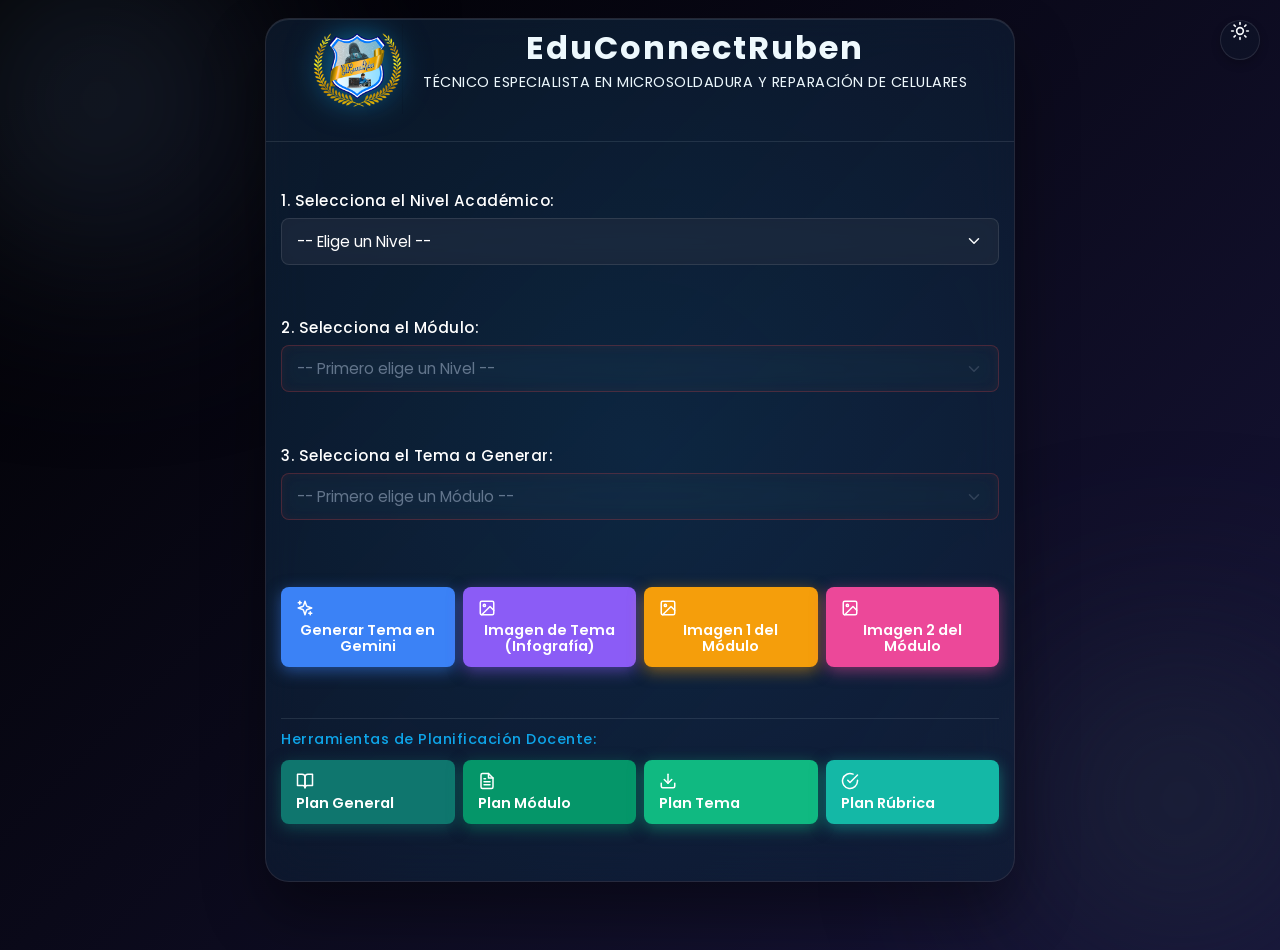
<file: 4. App_EduConnect_Reparacion_Celulares/index.html>
<!DOCTYPE html>
<html lang="es">
<head>
    <meta charset="UTF-8">
    <meta name="viewport" content="width=device-width, initial-scale=1.0">
    <title>Generador Curricular | EduConnectRuben</title>
    <link href="https://fonts.googleapis.com/css2?family=Poppins:wght@300;400;600;700&display=swap" rel="stylesheet">
    <link rel="stylesheet" href="styles.css">
    <!-- Link para instalar a pantalla -->
    <link rel="manifest" href="instalar/manifest.json">

    <!-- SEO and Open Graph / Social Media Meta Tags -->
    <meta name="description" content="Generador de planes de estudio y contenido para la carrera de Microsoldadura y Reparación de Celulares.">
    <meta property="og:title" content="Reparación de Celulares | EduConnect">
    <meta property="og:description" content="Generador de planes de estudio y contenido para la carrera de Microsoldadura y Reparación de Celulares.">
    <meta property="og:type" content="website">
    <meta property="og:image" content="images/og-preview.png">
    <meta name="twitter:card" content="summary_large_image">
    <meta name="twitter:title" content="Reparación de Celulares | EduConnect">
    <meta name="twitter:description" content="Generador de planes de estudio y contenido para la carrera de Microsoldadura y Reparación de Celulares.">
    <meta name="twitter:image" content="images/og-preview.png">
</head>
<body>

    <button class="theme-toggle" id="theme-toggle" onclick="toggleTheme()" title="Cambiar Tema">
        <svg id="theme-icon" xmlns="http://www.w3.org/2000/svg" width="20" height="20" viewBox="0 0 24 24" fill="none" stroke="currentColor" stroke-width="2" stroke-linecap="round" stroke-linejoin="round">
            <path d="M12 3a6 6 0 0 0 9 9 9 9 0 1 1-9-9Z"></path>
        </svg>
    </button>


    <div class="app-container">
        <div class="header">
            <div class="logo-container">
                <img src="images/logo.png" alt="Logo EduConnectRuben" onerror="this.onerror=null; this.src='data:image/svg+xml;charset=UTF-8,%3Csvg xmlns=%22http://www.w3.org/2000/svg%22 width=%22120%22 height=%22120%22 viewBox=%220 0 24 24%22 fill=%22none%22 stroke=%22%230ea5e9%22 stroke-width=%221.5%22 stroke-linecap=%22round%22 stroke-linejoin=%22round%22%3E%3Cpath d=%22M2 3h6a4 4 0 0 1 4 4v14a3 3 0 0 0-3-3H2z%22%3E%3C/path%3E%3Cpath d=%22M22 3h-6a4 4 0 0 0-4 4v14a3 3 0 0 1 3-3h7z%22%3E%3C/path%3E%3C/svg%3E'; this.style.backgroundColor='transparent'; this.style.boxShadow='none';">
            </div>
            <div class="title-container">
                <h1>EduConnectRuben</h1>
            <p>TÉCNICO ESPECIALISTA EN MICROSOLDADURA Y REPARACIÓN DE CELULARES</p>
            </div>
        </div>
        
        
        
        <div class="form-content">
            <div class="form-group">
                <label for="nivel">1. Selecciona el Nivel Académico:</label>
                <select id="nivel">
                    <option value="">-- Elige un Nivel --</option>
                </select>
            </div>
            
            <div class="form-group">
                <label for="modulo">2. Selecciona el Módulo:</label>
                <select id="modulo" disabled>
                    <option value="">-- Primero elige un Nivel --</option>
                </select>
            </div>

            <div class="form-group">
                <label for="tema">3. Selecciona el Tema a Generar:</label>
                <select id="tema" disabled>
                    <option value="">-- Primero elige un Módulo --</option>
                </select>
            </div>

            <div class="button-group">
                <button class="btn-generate btn-gemini" onclick="generarPrompt('gemini')">
                    <svg xmlns="http://www.w3.org/2000/svg" width="24" height="24" viewBox="0 0 24 24" fill="none" stroke="currentColor" stroke-width="2" stroke-linecap="round" stroke-linejoin="round"><path d="m12 3-1.912 5.813a2 2 0 0 1-1.275 1.275L3 12l5.813 1.912a2 2 0 0 1 1.275 1.275L12 21l1.912-5.813a2 2 0 0 1 1.275-1.275L21 12l-5.813-1.912a2 2 0 0 1-1.275-1.275L12 3Z"/><path d="M5 3v4"/><path d="M19 17v4"/><path d="M3 5h4"/><path d="M17 19h4"/></svg>
                    Generar Tema en Gemini
                </button>
                <button class="btn-generate btn-image-gemini" onclick="generarPromptImagen('gemini')">
                    <svg xmlns="http://www.w3.org/2000/svg" width="24" height="24" viewBox="0 0 24 24" fill="none" stroke="currentColor" stroke-width="2" stroke-linecap="round" stroke-linejoin="round"><rect x="3" y="3" width="18" height="18" rx="2" ry="2"/><circle cx="8.5" cy="8.5" r="1.5"/><polyline points="21 15 16 10 5 21"/></svg>
                    Imagen de Tema (Infografía)
                </button>
                <button class="btn-generate btn-image-gemini" style="background-color: #f59e0b; box-shadow: 0 4px 15px rgba(245, 158, 11, 0.5);" onmouseover="this.style.boxShadow='0 8px 25px rgba(245, 158, 11, 0.7)'; this.style.transform='translateY(-3px) scale(1.02)';" onmouseout="this.style.boxShadow='0 4px 15px rgba(245, 158, 11, 0.5)'; this.style.transform='translateY(0) scale(1)';" onclick="generarPromptImagenModulo(1)">
                    <svg xmlns="http://www.w3.org/2000/svg" width="24" height="24" viewBox="0 0 24 24" fill="none" stroke="currentColor" stroke-width="2" stroke-linecap="round" stroke-linejoin="round"><rect x="3" y="3" width="18" height="18" rx="2" ry="2"/><circle cx="8.5" cy="8.5" r="1.5"/><polyline points="21 15 16 10 5 21"/></svg>
                    Imagen 1 del Módulo
                </button>
                <button class="btn-generate btn-image-gemini" style="background-color: #ec4899; box-shadow: 0 4px 15px rgba(236, 72, 153, 0.5);" onmouseover="this.style.boxShadow='0 8px 25px rgba(236, 72, 153, 0.7)'; this.style.transform='translateY(-3px) scale(1.02)';" onmouseout="this.style.boxShadow='0 4px 15px rgba(236, 72, 153, 0.5)'; this.style.transform='translateY(0) scale(1)';" onclick="generarPromptImagenModulo(2)">
                    <svg xmlns="http://www.w3.org/2000/svg" width="24" height="24" viewBox="0 0 24 24" fill="none" stroke="currentColor" stroke-width="2" stroke-linecap="round" stroke-linejoin="round"><rect x="3" y="3" width="18" height="18" rx="2" ry="2"/><circle cx="8.5" cy="8.5" r="1.5"/><polyline points="21 15 16 10 5 21"/></svg>
                    Imagen 2 del Módulo
                </button>
            </div>

            <div class="planning-section" style="margin-top: 10px; padding-top: 10px; border-top: 1px solid rgba(255,255,255,0.1);">
                <label style="display: block; margin-bottom: 10px; font-weight: 500; color: var(--cyan-neon); font-size: 0.9rem; letter-spacing: 0.5px;">Herramientas de Planificación Docente:</label>
                <div class="button-group" style="margin-top: 10px; gap: 8px;">
                    <button class="btn-generate btn-action" style="background-color: #0f766e; box-shadow: 0 4px 15px rgba(15, 118, 110, 0.5);" onmouseover="this.style.boxShadow='0 8px 25px rgba(15, 118, 110, 0.7)'; this.style.transform='translateY(-3px) scale(1.02)';" onmouseout="this.style.boxShadow='0 4px 15px rgba(15, 118, 110, 0.5)'; this.style.transform='translateY(0) scale(1)';" onclick="generarPlanGeneral()">
                        <svg xmlns="http://www.w3.org/2000/svg" width="18" height="18" viewBox="0 0 24 24" fill="none" stroke="currentColor" stroke-width="2" stroke-linecap="round" stroke-linejoin="round"><path d="M2 3h6a4 4 0 0 1 4 4v14a3 3 0 0 0-3-3H2z"></path><path d="M22 3h-6a4 4 0 0 0-4 4v14a3 3 0 0 1 3-3h7z"></path></svg>
                        Plan General
                    </button>
                    <button class="btn-generate btn-action" style="background-color: #059669; box-shadow: 0 4px 15px rgba(5, 150, 105, 0.5);" onmouseover="this.style.boxShadow='0 8px 25px rgba(5, 150, 105, 0.7)'; this.style.transform='translateY(-3px) scale(1.02)';" onmouseout="this.style.boxShadow='0 4px 15px rgba(5, 150, 105, 0.5)'; this.style.transform='translateY(0) scale(1)';" onclick="generarPlanModular()">
                        <svg xmlns="http://www.w3.org/2000/svg" width="18" height="18" viewBox="0 0 24 24" fill="none" stroke="currentColor" stroke-width="2" stroke-linecap="round" stroke-linejoin="round"><path d="M14 2H6a2 2 0 0 0-2 2v16a2 2 0 0 0 2 2h12a2 2 0 0 0 2-2V8z"></path><polyline points="14 2 14 8 20 8"></polyline><line x1="16" y1="13" x2="8" y2="13"></line><line x1="16" y1="17" x2="8" y2="17"></line><polyline points="10 9 9 9 8 9"></polyline></svg>
                        Plan Módulo
                    </button>
                    <button class="btn-generate btn-action" style="background-color: #10b981; box-shadow: 0 4px 15px rgba(16, 185, 129, 0.5);" onmouseover="this.style.boxShadow='0 8px 25px rgba(16, 185, 129, 0.7)'; this.style.transform='translateY(-3px) scale(1.02)';" onmouseout="this.style.boxShadow='0 4px 15px rgba(16, 185, 129, 0.5)'; this.style.transform='translateY(0) scale(1)';" onclick="generarPlanTema()">
                        <svg xmlns="http://www.w3.org/2000/svg" width="18" height="18" viewBox="0 0 24 24" fill="none" stroke="currentColor" stroke-width="2" stroke-linecap="round" stroke-linejoin="round"><path d="M21 15v4a2 2 0 0 1-2 2H5a2 2 0 0 1-2-2v-4"></path><polyline points="7 10 12 15 17 10"></polyline><line x1="12" y1="15" x2="12" y2="3"></line></svg>
                        Plan Tema
                    </button>
                    <button class="btn-generate btn-action" style="background-color: #14b8a6; box-shadow: 0 4px 15px rgba(20, 184, 166, 0.5);" onmouseover="this.style.boxShadow='0 8px 25px rgba(20, 184, 166, 0.7)'; this.style.transform='translateY(-3px) scale(1.02)';" onmouseout="this.style.boxShadow='0 4px 15px rgba(20, 184, 166, 0.5)'; this.style.transform='translateY(0) scale(1)';" onclick="generarPlanEvaluacion()">
                        <svg xmlns="http://www.w3.org/2000/svg" width="18" height="18" viewBox="0 0 24 24" fill="none" stroke="currentColor" stroke-width="2" stroke-linecap="round" stroke-linejoin="round"><path d="M22 11.08V12a10 10 0 1 1-5.93-9.14"></path><polyline points="22 4 12 14.01 9 11.01"></polyline></svg>
                        Plan Rúbrica
                    </button>
                </div>
            </div>
        </div>
    </div>

    <div id="toast" class="toast">
        <svg xmlns="http://www.w3.org/2000/svg" width="20" height="20" viewBox="0 0 24 24" fill="none" stroke="currentColor" stroke-width="2" stroke-linecap="round" stroke-linejoin="round"><polyline points="20 6 9 17 4 12"></polyline></svg>
        <span id="toast-text">¡Prompt copiado!</span>
    </div>

        <script src="script.js"></script>
    <!-- script para instalar a pantalla -->
    <script src="instalar/pwa.js"></script>
    <!-- Force Netlify Deploy v2 -->
</body>
</html>
</file>
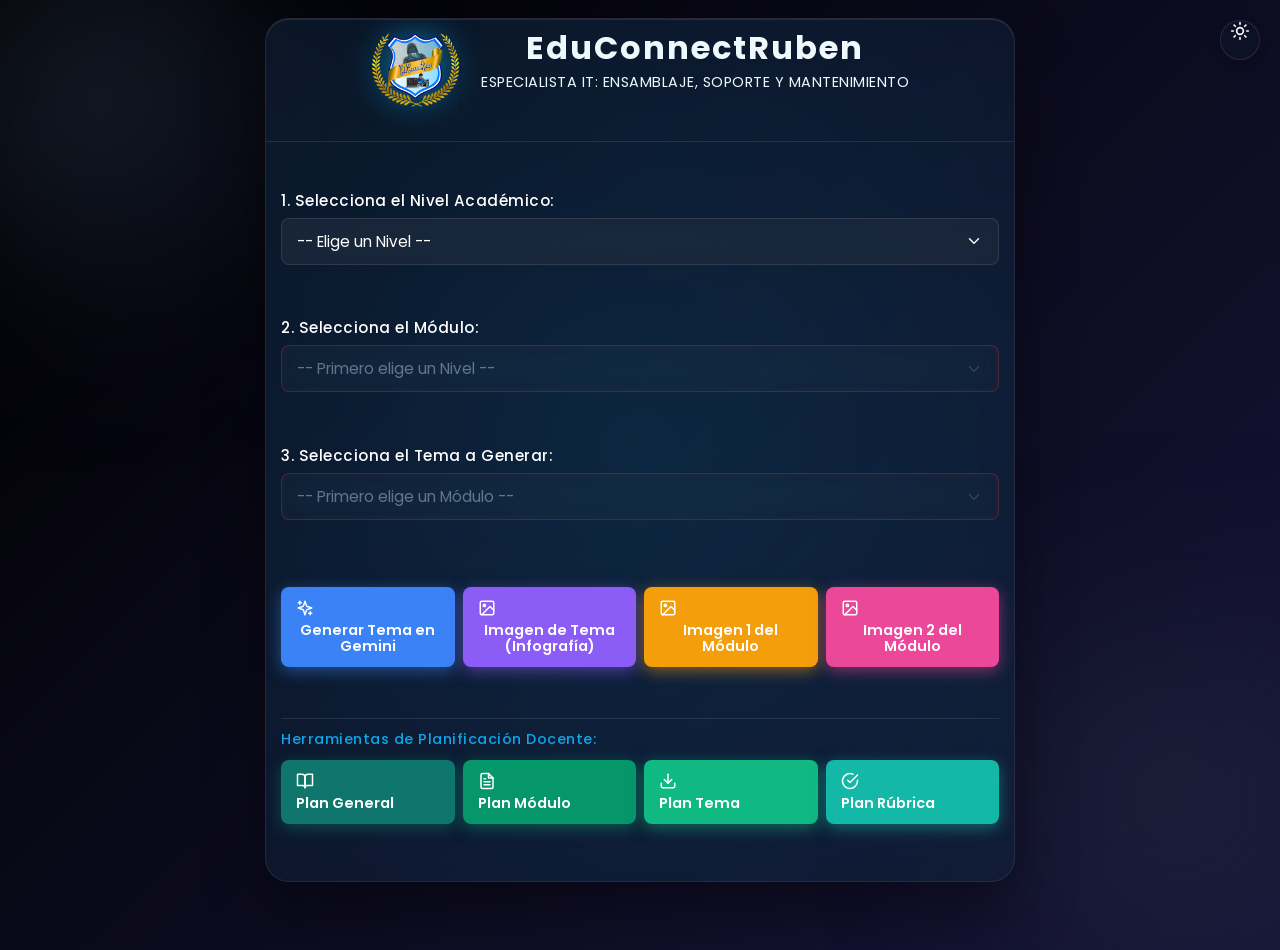
<file: 5. App_EduConnect_Especialista_IT_Soporte/index.html>
<!DOCTYPE html>
<html lang="es">
<head>
    <meta charset="UTF-8">
    <meta name="viewport" content="width=device-width, initial-scale=1.0">
    <title>Generador Curricular | EduConnectRuben</title>
    <link href="https://fonts.googleapis.com/css2?family=Poppins:wght@300;400;600;700&display=swap" rel="stylesheet">
    <link rel="stylesheet" href="styles.css">
    <!-- Link para instalar a pantalla -->
    <link rel="manifest" href="instalar/manifest.json">

    <!-- SEO and Open Graph / Social Media Meta Tags -->
    <meta name="description" content="Generador de planes de estudio y contenido para la carrera de Especialista IT y Soporte.">
    <meta property="og:title" content="Soporte IT | EduConnect">
    <meta property="og:description" content="Generador de planes de estudio y contenido para la carrera de Especialista IT y Soporte.">
    <meta property="og:type" content="website">
    <meta property="og:image" content="images/og-preview.png">
    <meta name="twitter:card" content="summary_large_image">
    <meta name="twitter:title" content="Soporte IT | EduConnect">
    <meta name="twitter:description" content="Generador de planes de estudio y contenido para la carrera de Especialista IT y Soporte.">
    <meta name="twitter:image" content="images/og-preview.png">
</head>
<body>

    <button class="theme-toggle" id="theme-toggle" onclick="toggleTheme()" title="Cambiar Tema">
        <svg id="theme-icon" xmlns="http://www.w3.org/2000/svg" width="20" height="20" viewBox="0 0 24 24" fill="none" stroke="currentColor" stroke-width="2" stroke-linecap="round" stroke-linejoin="round">
            <path d="M12 3a6 6 0 0 0 9 9 9 9 0 1 1-9-9Z"></path>
        </svg>
    </button>


    <div class="app-container">
        <div class="header">
            <div class="logo-container">
                <img src="images/logo.png" alt="Logo EduConnectRuben" onerror="this.onerror=null; this.src='data:image/svg+xml;charset=UTF-8,%3Csvg xmlns=%22http://www.w3.org/2000/svg%22 width=%22120%22 height=%22120%22 viewBox=%220 0 24 24%22 fill=%22none%22 stroke=%22%230ea5e9%22 stroke-width=%221.5%22 stroke-linecap=%22round%22 stroke-linejoin=%22round%22%3E%3Cpath d=%22M2 3h6a4 4 0 0 1 4 4v14a3 3 0 0 0-3-3H2z%22%3E%3C/path%3E%3Cpath d=%22M22 3h-6a4 4 0 0 0-4 4v14a3 3 0 0 1 3-3h7z%22%3E%3C/path%3E%3C/svg%3E'; this.style.backgroundColor='transparent'; this.style.boxShadow='none';">
            </div>
            <div class="title-container">
                <h1>EduConnectRuben</h1>
            <p>ESPECIALISTA IT: ENSAMBLAJE, SOPORTE Y MANTENIMIENTO</p>
            </div>
        </div>
        
        
        
        <div class="form-content">
            <div class="form-group">
                <label for="nivel">1. Selecciona el Nivel Académico:</label>
                <select id="nivel">
                    <option value="">-- Elige un Nivel --</option>
                </select>
            </div>
            
            <div class="form-group">
                <label for="modulo">2. Selecciona el Módulo:</label>
                <select id="modulo" disabled>
                    <option value="">-- Primero elige un Nivel --</option>
                </select>
            </div>

            <div class="form-group">
                <label for="tema">3. Selecciona el Tema a Generar:</label>
                <select id="tema" disabled>
                    <option value="">-- Primero elige un Módulo --</option>
                </select>
            </div>

            <div class="button-group">
                <button class="btn-generate btn-gemini" onclick="generarPrompt('gemini')">
                    <svg xmlns="http://www.w3.org/2000/svg" width="24" height="24" viewBox="0 0 24 24" fill="none" stroke="currentColor" stroke-width="2" stroke-linecap="round" stroke-linejoin="round"><path d="m12 3-1.912 5.813a2 2 0 0 1-1.275 1.275L3 12l5.813 1.912a2 2 0 0 1 1.275 1.275L12 21l1.912-5.813a2 2 0 0 1 1.275-1.275L21 12l-5.813-1.912a2 2 0 0 1-1.275-1.275L12 3Z"/><path d="M5 3v4"/><path d="M19 17v4"/><path d="M3 5h4"/><path d="M17 19h4"/></svg>
                    Generar Tema en Gemini
                </button>
                <button class="btn-generate btn-image-gemini" onclick="generarPromptImagen('gemini')">
                    <svg xmlns="http://www.w3.org/2000/svg" width="24" height="24" viewBox="0 0 24 24" fill="none" stroke="currentColor" stroke-width="2" stroke-linecap="round" stroke-linejoin="round"><rect x="3" y="3" width="18" height="18" rx="2" ry="2"/><circle cx="8.5" cy="8.5" r="1.5"/><polyline points="21 15 16 10 5 21"/></svg>
                    Imagen de Tema (Infografía)
                </button>
                <button class="btn-generate btn-image-gemini" style="background-color: #f59e0b; box-shadow: 0 4px 15px rgba(245, 158, 11, 0.5);" onmouseover="this.style.boxShadow='0 8px 25px rgba(245, 158, 11, 0.7)'; this.style.transform='translateY(-3px) scale(1.02)';" onmouseout="this.style.boxShadow='0 4px 15px rgba(245, 158, 11, 0.5)'; this.style.transform='translateY(0) scale(1)';" onclick="generarPromptImagenModulo(1)">
                    <svg xmlns="http://www.w3.org/2000/svg" width="24" height="24" viewBox="0 0 24 24" fill="none" stroke="currentColor" stroke-width="2" stroke-linecap="round" stroke-linejoin="round"><rect x="3" y="3" width="18" height="18" rx="2" ry="2"/><circle cx="8.5" cy="8.5" r="1.5"/><polyline points="21 15 16 10 5 21"/></svg>
                    Imagen 1 del Módulo
                </button>
                <button class="btn-generate btn-image-gemini" style="background-color: #ec4899; box-shadow: 0 4px 15px rgba(236, 72, 153, 0.5);" onmouseover="this.style.boxShadow='0 8px 25px rgba(236, 72, 153, 0.7)'; this.style.transform='translateY(-3px) scale(1.02)';" onmouseout="this.style.boxShadow='0 4px 15px rgba(236, 72, 153, 0.5)'; this.style.transform='translateY(0) scale(1)';" onclick="generarPromptImagenModulo(2)">
                    <svg xmlns="http://www.w3.org/2000/svg" width="24" height="24" viewBox="0 0 24 24" fill="none" stroke="currentColor" stroke-width="2" stroke-linecap="round" stroke-linejoin="round"><rect x="3" y="3" width="18" height="18" rx="2" ry="2"/><circle cx="8.5" cy="8.5" r="1.5"/><polyline points="21 15 16 10 5 21"/></svg>
                    Imagen 2 del Módulo
                </button>
            </div>

            <div class="planning-section" style="margin-top: 10px; padding-top: 10px; border-top: 1px solid rgba(255,255,255,0.1);">
                <label style="display: block; margin-bottom: 10px; font-weight: 500; color: var(--cyan-neon); font-size: 0.9rem; letter-spacing: 0.5px;">Herramientas de Planificación Docente:</label>
                <div class="button-group" style="margin-top: 10px; gap: 8px;">
                    <button class="btn-generate btn-action" style="background-color: #0f766e; box-shadow: 0 4px 15px rgba(15, 118, 110, 0.5);" onmouseover="this.style.boxShadow='0 8px 25px rgba(15, 118, 110, 0.7)'; this.style.transform='translateY(-3px) scale(1.02)';" onmouseout="this.style.boxShadow='0 4px 15px rgba(15, 118, 110, 0.5)'; this.style.transform='translateY(0) scale(1)';" onclick="generarPlanGeneral()">
                        <svg xmlns="http://www.w3.org/2000/svg" width="18" height="18" viewBox="0 0 24 24" fill="none" stroke="currentColor" stroke-width="2" stroke-linecap="round" stroke-linejoin="round"><path d="M2 3h6a4 4 0 0 1 4 4v14a3 3 0 0 0-3-3H2z"></path><path d="M22 3h-6a4 4 0 0 0-4 4v14a3 3 0 0 1 3-3h7z"></path></svg>
                        Plan General
                    </button>
                    <button class="btn-generate btn-action" style="background-color: #059669; box-shadow: 0 4px 15px rgba(5, 150, 105, 0.5);" onmouseover="this.style.boxShadow='0 8px 25px rgba(5, 150, 105, 0.7)'; this.style.transform='translateY(-3px) scale(1.02)';" onmouseout="this.style.boxShadow='0 4px 15px rgba(5, 150, 105, 0.5)'; this.style.transform='translateY(0) scale(1)';" onclick="generarPlanModular()">
                        <svg xmlns="http://www.w3.org/2000/svg" width="18" height="18" viewBox="0 0 24 24" fill="none" stroke="currentColor" stroke-width="2" stroke-linecap="round" stroke-linejoin="round"><path d="M14 2H6a2 2 0 0 0-2 2v16a2 2 0 0 0 2 2h12a2 2 0 0 0 2-2V8z"></path><polyline points="14 2 14 8 20 8"></polyline><line x1="16" y1="13" x2="8" y2="13"></line><line x1="16" y1="17" x2="8" y2="17"></line><polyline points="10 9 9 9 8 9"></polyline></svg>
                        Plan Módulo
                    </button>
                    <button class="btn-generate btn-action" style="background-color: #10b981; box-shadow: 0 4px 15px rgba(16, 185, 129, 0.5);" onmouseover="this.style.boxShadow='0 8px 25px rgba(16, 185, 129, 0.7)'; this.style.transform='translateY(-3px) scale(1.02)';" onmouseout="this.style.boxShadow='0 4px 15px rgba(16, 185, 129, 0.5)'; this.style.transform='translateY(0) scale(1)';" onclick="generarPlanTema()">
                        <svg xmlns="http://www.w3.org/2000/svg" width="18" height="18" viewBox="0 0 24 24" fill="none" stroke="currentColor" stroke-width="2" stroke-linecap="round" stroke-linejoin="round"><path d="M21 15v4a2 2 0 0 1-2 2H5a2 2 0 0 1-2-2v-4"></path><polyline points="7 10 12 15 17 10"></polyline><line x1="12" y1="15" x2="12" y2="3"></line></svg>
                        Plan Tema
                    </button>
                    <button class="btn-generate btn-action" style="background-color: #14b8a6; box-shadow: 0 4px 15px rgba(20, 184, 166, 0.5);" onmouseover="this.style.boxShadow='0 8px 25px rgba(20, 184, 166, 0.7)'; this.style.transform='translateY(-3px) scale(1.02)';" onmouseout="this.style.boxShadow='0 4px 15px rgba(20, 184, 166, 0.5)'; this.style.transform='translateY(0) scale(1)';" onclick="generarPlanEvaluacion()">
                        <svg xmlns="http://www.w3.org/2000/svg" width="18" height="18" viewBox="0 0 24 24" fill="none" stroke="currentColor" stroke-width="2" stroke-linecap="round" stroke-linejoin="round"><path d="M22 11.08V12a10 10 0 1 1-5.93-9.14"></path><polyline points="22 4 12 14.01 9 11.01"></polyline></svg>
                        Plan Rúbrica
                    </button>
                </div>
            </div>
        </div>
    </div>

    <div id="toast" class="toast">
        <svg xmlns="http://www.w3.org/2000/svg" width="20" height="20" viewBox="0 0 24 24" fill="none" stroke="currentColor" stroke-width="2" stroke-linecap="round" stroke-linejoin="round"><polyline points="20 6 9 17 4 12"></polyline></svg>
        <span id="toast-text">¡Prompt copiado!</span>
    </div>

        <script src="script.js"></script>
    <!-- script para instalar a pantalla -->
    <script src="instalar/pwa.js"></script>
    <!-- Force Netlify Deploy v2 -->
</body>
</html>
</file>
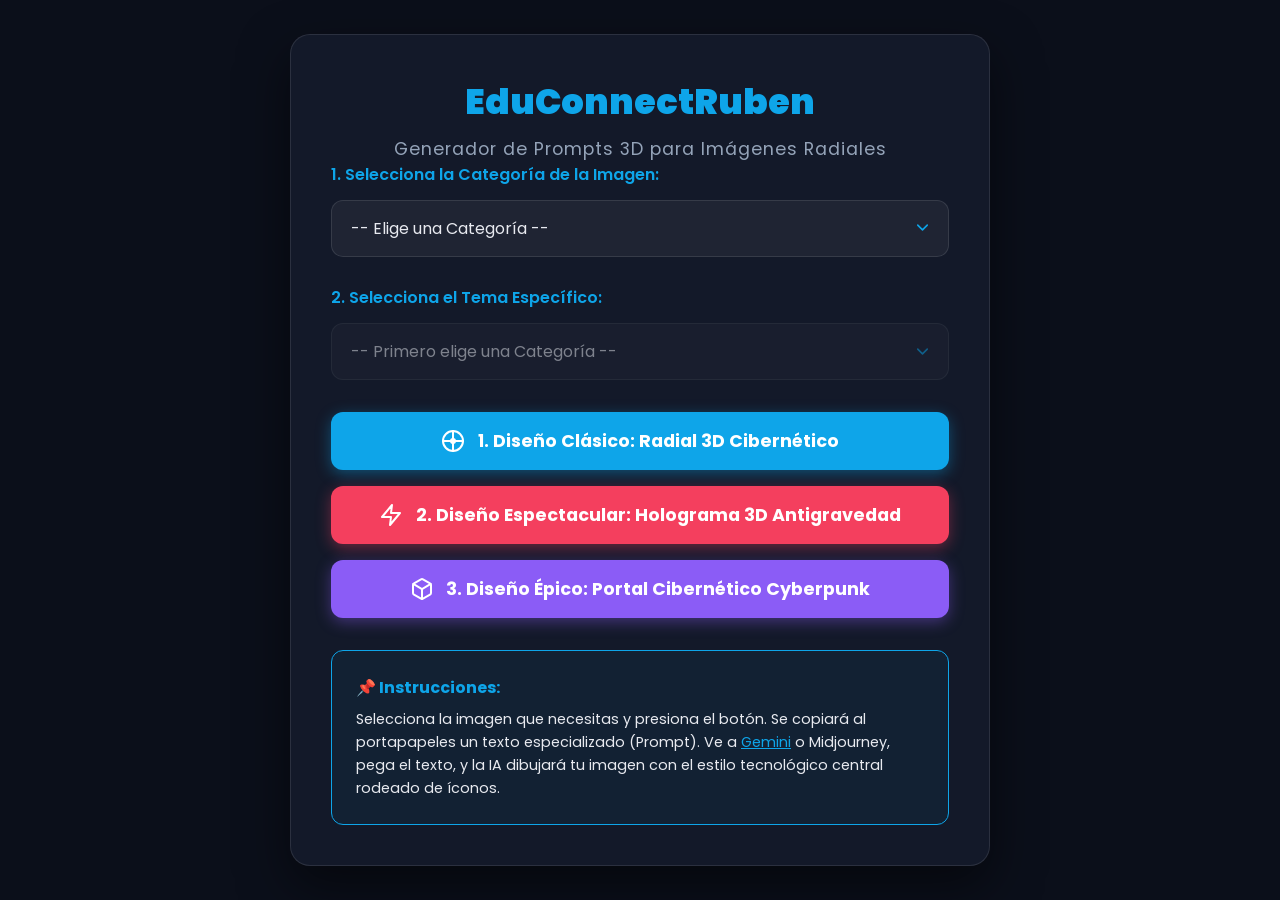
<file: 6. App_Generador_Imagenes_EduConnect/index.html>
<!DOCTYPE html>
<html lang="es">
<head>
    <meta charset="UTF-8">
    <meta name="viewport" content="width=device-width, initial-scale=1.0">
    <title>Generador Prompts Imágenes | EduConnectRuben</title>
    <link href="https://fonts.googleapis.com/css2?family=Poppins:wght@300;400;600;700;900&display=swap" rel="stylesheet">
    <link rel="stylesheet" href="styles.css">
    <!-- Link para instalar a pantalla -->
    <link rel="manifest" href="instalar/manifest.json">

    <!-- SEO and Open Graph / Social Media Meta Tags -->
    <meta name="description" content="Herramienta de IA para generar imágenes educativas y material visual para docentes.">
    <meta property="og:title" content="Generador de Imágenes | EduConnect">
    <meta property="og:description" content="Herramienta de IA para generar imágenes educativas y material visual para docentes.">
    <meta property="og:type" content="website">
    <meta property="og:image" content="images/og-preview.png">
    <meta name="twitter:card" content="summary_large_image">
    <meta name="twitter:title" content="Generador de Imágenes | EduConnect">
    <meta name="twitter:description" content="Herramienta de IA para generar imágenes educativas y material visual para docentes.">
    <meta name="twitter:image" content="images/og-preview.png">
</head>
<body class="dark-theme">

    <div class="app-container">
        <div class="header">
            <div class="title-container">
                <h1 style="color: var(--cyan-neon); font-size: 2.2rem; font-weight: 900; margin-bottom: 0.5rem; text-align: center;">EduConnectRuben</h1>
                <p style="text-align: center; color: var(--text-muted); font-size: 1.1rem; letter-spacing: 1px;">Generador de Prompts 3D para Imágenes Radiales</p>
            </div>
        </div>
        
        <div class="form-content">
            <div class="form-group">
                <label for="categoria">1. Selecciona la Categoría de la Imagen:</label>
                <select id="categoria" onchange="cargarSubcategorias()">
                    <option value="">-- Elige una Categoría --</option>
                    <option value="carreras">🎓 Imágenes de las 5 Carreras</option>
                    <option value="institucionales">🏛️ Imágenes de Videos Institucionales</option>
                    <option value="tutoriales">💻 Imágenes de Videos Tutoriales</option>
                </select>
            </div>
            
            <div class="form-group">
                <label for="subcategoria">2. Selecciona el Tema Específico:</label>
                <select id="subcategoria" disabled>
                    <option value="">-- Primero elige una Categoría --</option>
                </select>
            </div>

            <div class="button-group" style="margin-top: 2rem; display: flex; flex-direction: column; gap: 1rem;">
                <button class="btn-generate btn-gemini" onclick="generarPromptImagenRadial('radial')" style="background-color: #0ea5e9;">
                    <svg xmlns="http://www.w3.org/2000/svg" width="24" height="24" viewBox="0 0 24 24" fill="none" stroke="currentColor" stroke-width="2" stroke-linecap="round" stroke-linejoin="round"><circle cx="12" cy="12" r="10"/><circle cx="12" cy="12" r="2"/><line x1="12" y1="2" x2="12" y2="12"/><line x1="12" y1="12" x2="12" y2="22"/><line x1="2" y1="12" x2="12" y2="12"/><line x1="12" y1="12" x2="22" y2="12"/></svg>
                    1. Diseño Clásico: Radial 3D Cibernético
                </button>
                <button class="btn-generate btn-gemini" onclick="generarPromptImagenRadial('brutal')" style="background-color: #f43f5e; box-shadow: 0 4px 15px rgba(244, 63, 94, 0.4);">
                    <svg xmlns="http://www.w3.org/2000/svg" width="24" height="24" viewBox="0 0 24 24" fill="none" stroke="currentColor" stroke-width="2" stroke-linecap="round" stroke-linejoin="round"><polygon points="13 2 3 14 12 14 11 22 21 10 12 10 13 2"/></svg>
                    2. Diseño Espectacular: Holograma 3D Antigravedad
                </button>
                <button class="btn-generate btn-gemini" onclick="generarPromptImagenRadial('isometrico')" style="background-color: #8b5cf6; box-shadow: 0 4px 15px rgba(139, 92, 246, 0.4);">
                    <svg xmlns="http://www.w3.org/2000/svg" width="24" height="24" viewBox="0 0 24 24" fill="none" stroke="currentColor" stroke-width="2" stroke-linecap="round" stroke-linejoin="round"><path d="M21 16V8a2 2 0 0 0-1-1.73l-7-4a2 2 0 0 0-2 0l-7 4A2 2 0 0 0 3 8v8a2 2 0 0 0 1 1.73l7 4a2 2 0 0 0 2 0l7-4A2 2 0 0 0 21 16z"/><polyline points="3.27 6.96 12 12.01 20.73 6.96"/><line x1="12" y1="22.08" x2="12" y2="12"/></svg>
                    3. Diseño Épico: Portal Cibernético Cyberpunk
                </button>
            </div>
            
            <div style="margin-top: 2rem; background: rgba(14, 165, 233, 0.05); padding: 1.5rem; border-radius: 12px; border: 1px solid var(--cyan-neon);">
                <p style="color: var(--cyan-neon); font-weight: bold; margin-bottom: 0.5rem;">📌 Instrucciones:</p>
                <p style="color: var(--text-light); font-size: 0.9rem; line-height: 1.6;">Selecciona la imagen que necesitas y presiona el botón. Se copiará al portapapeles un texto especializado (Prompt). Ve a <a href="https://gemini.google.com/" target="_blank" style="color: var(--cyan-neon);">Gemini</a> o Midjourney, pega el texto, y la IA dibujará tu imagen con el estilo tecnológico central rodeado de íconos.</p>
            </div>
        </div>
    </div>

    <div id="toast" class="toast">
        <svg xmlns="http://www.w3.org/2000/svg" width="20" height="20" viewBox="0 0 24 24" fill="none" stroke="currentColor" stroke-width="2" stroke-linecap="round" stroke-linejoin="round"><polyline points="20 6 9 17 4 12"></polyline></svg>
        <span id="toast-text">¡Prompt copiado al portapapeles!</span>
    </div>

    <script src="script.js"></script>
    <!-- script para instalar a pantalla -->
    <script src="instalar/pwa.js"></script>
    <!-- Force Netlify Deploy v2 -->
</body>
</html>
</file>
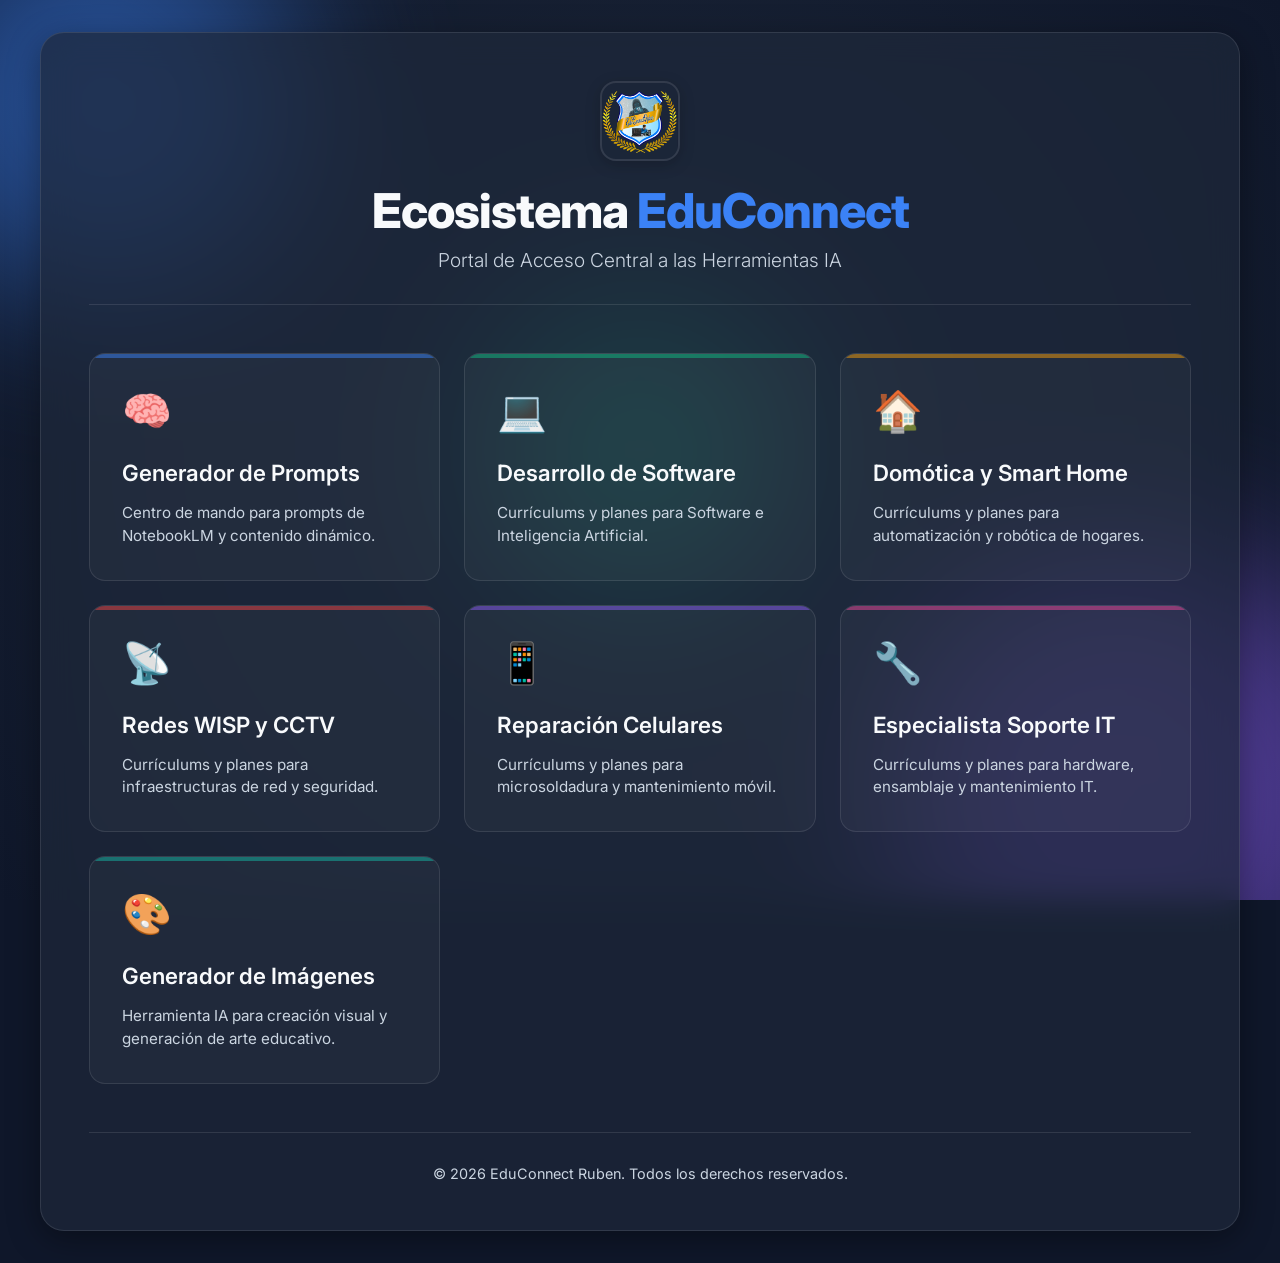
<file: 7. Hub_Central_EduConnect/index.html>
<!DOCTYPE html>
<html lang="es">
<head>
    <meta charset="UTF-8">
    <meta name="viewport" content="width=device-width, initial-scale=1.0">
    <title>Hub Central | Ecosistema EduConnect</title>
    
    <!-- Meta tags for SEO & Social Media -->
    <meta name="description" content="Centro de Comando y Portal de Acceso a todas las herramientas y generadores de IA del Ecosistema EduConnect.">
    <meta property="og:title" content="Hub Central | EduConnect">
    <meta property="og:description" content="Centro de Comando y Portal de Acceso a todas las herramientas y generadores de IA del Ecosistema EduConnect.">
    <meta property="og:type" content="website">
    <meta property="og:image" content="images/og-preview.png">
    <meta name="twitter:card" content="summary_large_image">
    <meta name="twitter:title" content="Hub Central | EduConnect">
    <meta name="twitter:description" content="Centro de Comando y Portal de Acceso a todas las herramientas de IA.">
    <meta name="twitter:image" content="images/og-preview.png">

    <link rel="stylesheet" href="style.css">
    <link href="https://fonts.googleapis.com/css2?family=Inter:wght@300;400;600;800&display=swap" rel="stylesheet">
    <link rel="manifest" href="instalar/manifest.json">
</head>
<body>
    <!-- Fondo dinámico con orbes de luz -->
    <div class="background-orbs">
        <div class="orb orb-1"></div>
        <div class="orb orb-2"></div>
        <div class="orb orb-3"></div>
    </div>

    <main class="glass-container">
        <header>
            <img src="images/logo.png" alt="EduConnect Logo" class="app-logo">
            <h1>Ecosistema <span>EduConnect</span></h1>
            <p>Portal de Acceso Central a las Herramientas IA</p>
        </header>

        <section class="hub-grid">
            <!-- App 0 -->
            <a href="https://generador-de-prompts-nootebooklm.netlify.app" target="_blank" class="hub-card accent-primary">
                <div class="card-icon">🧠</div>
                <h3>Generador de Prompts</h3>
                <p>Centro de mando para prompts de NotebookLM y contenido dinámico.</p>
            </a>

            <!-- App 1 -->
            <a href="https://app-software-educonnect.netlify.app" target="_blank" class="hub-card accent-software">
                <div class="card-icon">💻</div>
                <h3>Desarrollo de Software</h3>
                <p>Currículums y planes para Software e Inteligencia Artificial.</p>
            </a>

            <!-- App 2 -->
            <a href="https://app-domotica-educonnect.netlify.app" target="_blank" class="hub-card accent-domotica">
                <div class="card-icon">🏠</div>
                <h3>Domótica y Smart Home</h3>
                <p>Currículums y planes para automatización y robótica de hogares.</p>
            </a>

            <!-- App 3 -->
            <a href="https://app-redes-educonnect.netlify.app" target="_blank" class="hub-card accent-redes">
                <div class="card-icon">📡</div>
                <h3>Redes WISP y CCTV</h3>
                <p>Currículums y planes para infraestructuras de red y seguridad.</p>
            </a>

            <!-- App 4 -->
            <a href="https://app-celulares-educonnect.netlify.app" target="_blank" class="hub-card accent-celulares">
                <div class="card-icon">📱</div>
                <h3>Reparación Celulares</h3>
                <p>Currículums y planes para microsoldadura y mantenimiento móvil.</p>
            </a>

            <!-- App 5 -->
            <a href="https://app-soporte-educonnect.netlify.app" target="_blank" class="hub-card accent-soporte">
                <div class="card-icon">🔧</div>
                <h3>Especialista Soporte IT</h3>
                <p>Currículums y planes para hardware, ensamblaje y mantenimiento IT.</p>
            </a>

            <!-- App 6 -->
            <a href="https://app-imagenes-educonnect.netlify.app" target="_blank" class="hub-card accent-imagenes">
                <div class="card-icon">🎨</div>
                <h3>Generador de Imágenes</h3>
                <p>Herramienta IA para creación visual y generación de arte educativo.</p>
            </a>
        </section>
        
        <footer>
            <p>&copy; 2026 EduConnect Ruben. Todos los derechos reservados.</p>
        </footer>
    </main>

    <script src="script.js"></script>
    <script src="instalar/pwa.js"></script>
    <!-- Force Netlify Deploy v2 -->
</body>
</html>
</file>
<file: 0. Generador_de_Prompts NotebookLM/style.css>
:root {
    --bg-dark: #0f172a;
    --text-main: #f8fafc;
    --text-muted: #94a3b8;
    --accent-red: #ef4444;
    --accent-blue: #3b82f6;
    --accent-lightblue: #0ea5e9;
    --accent-green: #10b981;
    --glass-bg: rgba(30, 41, 59, 0.7);
    --glass-border: rgba(255, 255, 255, 0.1);
    --glass-shadow: 0 8px 32px 0 rgba(0, 0, 0, 0.37);
}

* {
    margin: 0;
    padding: 0;
    box-sizing: border-box;
}

body {
    font-family: 'Inter', sans-serif;
    background-color: var(--bg-dark);
    color: var(--text-main);
    min-height: 100vh;
    display: flex;
    justify-content: center;
    align-items: center;
    padding: 2rem;
    position: relative;
    overflow-x: hidden;
}

/* Background Orbs for Glassmorphism */
.background-orbs {
    position: fixed;
    top: 0;
    left: 0;
    width: 100%;
    height: 100%;
    z-index: -1;
    overflow: hidden;
}

.orb {
    position: absolute;
    border-radius: 50%;
    filter: blur(80px);
    opacity: 0.5;
    animation: float 20s infinite ease-in-out alternate;
}

.orb-1 {
    width: 400px;
    height: 400px;
    background: var(--accent-blue);
    top: -100px;
    left: -100px;
}

.orb-2 {
    width: 500px;
    height: 500px;
    background: var(--accent-red);
    bottom: -150px;
    right: -100px;
    animation-delay: -5s;
}

.orb-3 {
    width: 300px;
    height: 300px;
    background: var(--accent-green);
    top: 50%;
    left: 50%;
    transform: translate(-50%, -50%);
    animation-delay: -10s;
}

@keyframes float {
    0% { transform: translate(0, 0) scale(1); }
    100% { transform: translate(50px, 50px) scale(1.1); }
}

/* Glassmorphism Container */
.glass-container {
    background: var(--glass-bg);
    backdrop-filter: blur(16px);
    -webkit-backdrop-filter: blur(16px);
    border: 1px solid var(--glass-border);
    border-radius: 24px;
    box-shadow: var(--glass-shadow);
    width: 100%;
    max-width: 1000px;
    padding: 3rem;
    display: flex;
    flex-direction: column;
    gap: 2rem;
}

/* Header */
header {
    position: relative;
}

.app-logo {
    position: absolute;
    top: -10px;
    right: 0px;
    width: 60px;
    height: auto;
    border-radius: 12px;
    box-shadow: 0 4px 15px rgba(0, 0, 0, 0.3);
    border: 2px solid var(--glass-border);
}

header h1 {
    font-size: 2.5rem;
    font-weight: 800;
    margin-bottom: 0.5rem;
}

header h1 span {
    color: var(--accent-lightblue);
}

header p {
    color: var(--text-muted);
    font-size: 1.1rem;
}

/* Controls (Dropdowns) */
.controls {
    display: grid;
    grid-template-columns: repeat(auto-fit, minmax(250px, 1fr));
    gap: 1.5rem;
}

.input-group {
    display: flex;
    flex-direction: column;
    gap: 0.5rem;
}

.input-group label {
    font-size: 0.9rem;
    font-weight: 600;
    color: var(--accent-lightblue);
    text-transform: uppercase;
    letter-spacing: 1px;
}

.input-group select {
    appearance: none;
    background: rgba(15, 23, 42, 0.6);
    border: 1px solid var(--glass-border);
    color: var(--text-main);
    padding: 1rem;
    border-radius: 12px;
    font-family: 'Inter', sans-serif;
    font-size: 1rem;
    cursor: pointer;
    transition: all 0.3s ease;
}

.input-group select:focus {
    outline: none;
    border-color: var(--accent-blue);
    box-shadow: 0 0 0 3px rgba(59, 130, 246, 0.3);
}

.input-group select:disabled {
    opacity: 0.5;
    cursor: not-allowed;
}

.input-group select option {
    background: var(--bg-dark);
    color: var(--text-main);
}

/* Prompts Section */
.prompts-section {
    display: flex;
    flex-direction: column;
    gap: 1.5rem;
}

.tabs {
    display: flex;
    flex-wrap: wrap;
    gap: 0.5rem;
}

.tab-btn {
    background: rgba(255, 255, 255, 0.05);
    border: 1px solid var(--glass-border);
    color: var(--text-muted);
    padding: 0.75rem 1.25rem;
    border-radius: 99px;
    font-family: 'Inter', sans-serif;
    font-size: 0.95rem;
    font-weight: 600;
    cursor: pointer;
    transition: all 0.3s ease;
}

.tab-btn:hover {
    background: rgba(255, 255, 255, 0.1);
    color: var(--text-main);
}

.tab-btn.active {
    background: var(--accent-blue);
    color: white;
    border-color: var(--accent-blue);
    box-shadow: 0 4px 14px 0 rgba(59, 130, 246, 0.39);
}

.tab-content {
    display: none;
    background: rgba(15, 23, 42, 0.4);
    border: 1px solid var(--glass-border);
    border-radius: 16px;
    padding: 2rem;
}

.tab-content.active {
    display: block;
    animation: fadeIn 0.4s ease-out;
}

@keyframes fadeIn {
    from { opacity: 0; transform: translateY(10px); }
    to { opacity: 1; transform: translateY(0); }
}

.prompt-header {
    display: flex;
    justify-content: space-between;
    align-items: center;
    margin-bottom: 1.5rem;
    flex-wrap: wrap;
    gap: 1rem;
}

.prompt-header h3 {
    font-size: 1.25rem;
    color: var(--accent-green);
}

.copy-btn {
    background: rgba(255, 255, 255, 0.1);
    border: 1px solid var(--glass-border);
    color: var(--text-main);
    padding: 0.75rem 1.5rem;
    border-radius: 8px;
    font-family: 'Inter', sans-serif;
    font-size: 0.9rem;
    font-weight: 600;
    cursor: pointer;
    transition: all 0.2s ease;
    display: flex;
    align-items: center;
    gap: 0.5rem;
}

.copy-btn:hover {
    background: var(--text-main);
    color: var(--bg-dark);
}

.copy-btn:active {
    transform: scale(0.95);
}

.prompt-body {
    background: rgba(0, 0, 0, 0.3);
    border: 1px solid rgba(255, 255, 255, 0.05);
    border-radius: 12px;
    padding: 1.5rem;
    font-family: monospace;
    font-size: 0.95rem;
    line-height: 1.6;
    color: #e2e8f0;
    white-space: pre-wrap;
    max-height: 400px;
    overflow-y: auto;
}

/* Scrollbar styling for prompt body */
.prompt-body::-webkit-scrollbar {
    width: 8px;
}

.prompt-body::-webkit-scrollbar-track {
    background: rgba(0, 0, 0, 0.2);
    border-radius: 4px;
}

.prompt-body::-webkit-scrollbar-thumb {
    background: rgba(255, 255, 255, 0.2);
    border-radius: 4px;
}

.prompt-body::-webkit-scrollbar-thumb:hover {
    background: rgba(255, 255, 255, 0.3);
}

/* Toast Notification */
.toast {
    position: fixed;
    bottom: 2rem;
    left: 50%;
    transform: translateX(-50%) translateY(100px);
    background: var(--accent-green);
    color: white;
    padding: 1rem 2rem;
    border-radius: 99px;
    font-weight: 600;
    box-shadow: 0 10px 25px -5px rgba(16, 185, 129, 0.5);
    opacity: 0;
    transition: all 0.4s cubic-bezier(0.68, -0.55, 0.265, 1.55);
    z-index: 1000;
}

.toast.show {
    transform: translateX(-50%) translateY(0);
    opacity: 1;
}

/* Responsive */
@media (max-width: 768px) {
    .glass-container {
        padding: 1.5rem;
    }
    
    .prompt-header {
        flex-direction: column;
        align-items: flex-start;
    }
    
    .copy-btn {
        width: 100%;
        justify-content: center;
    }
}


/* --- MOBILE RESPONSIVE FIXES --- */
@media (max-width: 768px) {
    body {
        padding: 10px;
    }
    .glass-container {
        padding: 1.5rem 1rem;
        width: 100%;
        max-width: 100%;
        border-radius: 16px;
        box-sizing: border-box;
    }
    
    header h1 {
        font-size: 2rem;
    }
    
    header p {
        font-size: 1rem;
    }
    
    .controls {
        flex-direction: column;
        align-items: stretch;
    }
    
    .input-group {
        width: 100%;
    }
    
    select {
        width: 100%;
        box-sizing: border-box;
    }
    
    .tabs {
        display: flex;
        flex-wrap: wrap;
        gap: 8px;
    }
    
    .tab-btn {
        flex: 1 1 calc(50% - 8px);
        font-size: 0.85rem;
        padding: 10px 5px;
    }
    
    .hub-grid {
        grid-template-columns: 1fr;
    }
    
    .app-logo {
        width: 60px;
    }
}
</file>
<file: 1. App_EduConnect_Desarrollador_Software_IA/styles.css>
:root {
    /* Fondo General (Oscuro) */
    --bg-dark-1: #020617;
    --bg-dark-2: #0f172a;
    --bg-dark-3: #1e1b4b;

    /* Acentos Neón / Cyan */
    --cyan-neon: #0ea5e9;
    --cyan-neon-hover: #38bdf8;
    --cyan-glow: rgba(14, 165, 233, 0.5);

    /* Acentos ChatGPT (Verde) */
    --chatgpt-green: #10a37f;
    --chatgpt-green-hover: #34d399;
    --chatgpt-glow: rgba(16, 163, 127, 0.5);

    /* Acentos Gemini (Púrpura) */
    --gemini-purple: #8b5cf6;
    --gemini-purple-hover: #a78bfa;
    --gemini-glow: rgba(139, 92, 246, 0.5);

    /* Imagenes (Rosa/Magenta) */
    --image-pink: #d946ef;
    --image-pink-hover: #e879f9;
    --image-glow: rgba(217, 70, 239, 0.5);

    /* Textos */
    --text-main: #f8fafc;
    --text-muted: #94a3b8;
    
    /* Contenedores Glassmorfismo */
    --glass-bg: rgba(15, 23, 42, 0.55);
    --glass-border: rgba(255, 255, 255, 0.1);
    --input-bg: rgba(30, 41, 59, 0.7);
}

* {
    box-sizing: border-box;
    margin: 0;
    padding: 0;
    font-family: 'Poppins', sans-serif;
}

body {
    background: linear-gradient(-45deg, var(--bg-dark-1), var(--bg-dark-2), var(--bg-dark-3), #000000);
    background-size: 400% 400%;
    animation: gradientBG 15s ease infinite;
    color: #ffffff;
    display: flex;
    justify-content: center;
    align-items: flex-start; /* Prevent top cutoff */
    min-height: 100vh;
    margin: 0;
    padding:  0; /* Space at top and bottom */
    position: relative;
    overflow: hidden; /* Allow scrolling if needed */
    
}

/* Animación de fondo vivo */
@keyframes gradientBG {
    0% { background-position: 0% 50%; }
    50% { background-position: 100% 50%; }
    100% { background-position: 0% 50%; }
}

/* Esferas de luz de fondo (Efecto extra) */
body::before, body::after {
    content: '';
    position: absolute;
    width: 300px;
    height: 300px;
    border-radius: 50%;
    filter: blur(100px);
    z-index: -1;
}

body::before {
    background-color: var(--input-bg);
    top: -50px;
    left: -50px;
    animation: float 10s ease-in-out infinite alternate;
}

body::after {
    background-color: var(--input-bg);
    bottom: -50px;
    right: -50px;
    animation: float 12s ease-in-out infinite alternate-reverse;
}

@keyframes float {
    0% { transform: translateY(0) scale(1); }
    100% { transform: translateY(30px) scale(1.1); }
}

/* Contenedor principal: Efecto Glassmorfismo */
.app-container {
    background: var(--glass-bg);
    backdrop-filter: blur(20px);
    -webkit-backdrop-filter: blur(20px);
    width: 95%;
    max-width: 750px;
    height: auto;
    min-height:  96vh;
    margin:   2vh auto;
    padding-bottom:   10px;
    border-radius: 24px;
    box-shadow: 0 30px 60px rgba(0, 0, 0, 0.4), inset 0 1px 0 rgba(255,255,255,0.1);
    border: 1px solid var(--glass-border);
    overflow: hidden;
    position: relative;
    z-index: 10;
    display: flex;
    flex-direction: column;
}

.header {
    display: flex;
    flex-direction: row;
    align-items: flex-start;
    justify-content: center;
    gap:  20px;
    padding:   5px 15px 5px;
    border-bottom: 1px solid var(--glass-border);
}

.header::before {
    content: '';
    position: absolute;
    top: -50%;
    left: -50%;
    width: 200%;
    height: 200%;
    background: radial-gradient(circle, rgba(14,165,233,0.15) 0%, rgba(15,23,42,0) 70%);
    z-index: 0;
}

.logo-container {
    position: relative;
    z-index: 1;
    margin-bottom: 15px;
}

.logo-container img {
    width: 100%;
    max-width:    90px;
    height: auto;
    filter: drop-shadow(0 0 15px rgba(14, 165, 233, 0.6));
    animation: pulseGlow 3s infinite alternate;
}

.title-container {
    text-align: center;
    display: flex;
    flex-direction: column;
    justify-content: center;
    margin: 0;
}


.header h1 {
    font-size:      2.0rem;
    letter-spacing:     2px;
    font-weight: 700;
    margin: 0;
}

.header p {
    font-size:     0.9rem;
    letter-spacing: 0.5px;
    color: var(--sky-blue);
    margin: 0;
    text-transform: uppercase;
}

.form-content {
    padding:   5px 15px 5px;
    overflow-y: hidden;
    flex: 1;
    display: flex;
    flex-direction: column;
    justify-content: space-evenly;
}

.form-group {
    margin-bottom:     10px;
    position: relative;
}

.form-group label {
    display: block;
    margin-bottom: 6px;
    font-weight: 500;
    color: #ffffff;
    font-size: 0.95rem;
    letter-spacing: 0.5px;
}

/* Selectores Neón/Dark */
select {
    width: 100%;
    padding: 12px 15px;
    border: 1px solid var(--glass-border);
    border-radius: 8px;
    font-size: 0.95rem;
    color: #ffffff;
    background-color: var(--input-bg);
    backdrop-filter: blur(10px);
    transition: all 0.3s cubic-bezier(0.4, 0, 0.2, 1);
    appearance: none;
    cursor: pointer;
    /* Flecha personalizada blanca */
    background-image: url("data:image/svg+xml,%3Csvg xmlns='http://www.w3.org/2000/svg' width='24' height='24' viewBox='0 0 24 24' fill='none' stroke='%23f8fafc' stroke-width='2' stroke-linecap='round' stroke-linejoin='round'%3E%3Cpolyline points='6 9 12 15 18 9'%3E%3C/polyline%3E%3C/svg%3E");
    background-repeat: no-repeat;
    background-position: right 15px center;
    background-size: 18px;
}

select:focus {
    outline: none;
    border-color: var(--sky-blue);
    box-shadow: 0 0 0 4px rgba(14, 165, 233, 0.15), 0 0 15px var(--cyan-glow);
    background-color: var(--input-bg);
}

select:disabled {
    background-color: rgba(30, 41, 59, 0.4);
    border-color: var(--glass-border);
    color: #94a3b8;
    cursor: not-allowed;
    background-image: url("data:image/svg+xml,%3Csvg xmlns='http://www.w3.org/2000/svg' width='24' height='24' viewBox='0 0 24 24' fill='none' stroke='%23475569' stroke-width='2' stroke-linecap='round' stroke-linejoin='round'%3E%3Cpolyline points='6 9 12 15 18 9'%3E%3C/polyline%3E%3C/svg%3E");
}

/* Opciones dentro del select (El OS controla parte de esto, pero forzamos el color oscuro) */
select option {
    background-color: #1e293b;
    color: #ffffff;
}

/* CONTENEDOR DE BOTONES */
.button-group {
    display: flex;
    flex-direction: row !important; 
    justify-content: center;
    gap: 40px;
    flex-wrap: nowrap;
    gap: 8px;
    margin-top: 15px;
    width: 100%;
}

.btn-generate {
    flex: 1; 
    display: flex;
    flex-direction: column;
    justify-content: center;
    align-items: flex-start;
    text-align: center;
    gap: 4px;
    padding:    12px 15px;
    color: #ffffff;
    border: none;
    border-radius: 8px;
    font-size:   0.9rem;
    font-weight: 600;
    cursor: pointer;
    transition: all 0.3s cubic-bezier(0.4, 0, 0.2, 1);
    background-size: 200% auto;
    position: relative;
    overflow: hidden;
    line-height: 1.1;
}

.btn-generate svg {
    width: 18px;
    height: 18px;
    margin-bottom: 2px;
}

/* Efecto hover general de brillo interior */
.btn-generate::after {
    content: '';
    position: absolute;
    top: 0; left: -100%;
    width: 50%; height: 100%;
    background: linear-gradient(90deg, transparent, rgba(255,255,255,0.2), transparent);
    transform: skewX(-20deg);
    transition: 0.5s;
}

.btn-generate:hover::after {
    left: 150%;
}

.btn-gemini {
    background-color: #3b82f6; /* Bright Blue */
    color: #ffffff; /* Ensure white text */
    box-shadow: 0 4px 15px rgba(59, 130, 246, 0.5);
}
.btn-gemini:hover {
    background-color: #2563eb; /* Darker Blue */
    transform: translateY(-3px) scale(1.02);
    box-shadow: 0 8px 25px rgba(37, 99, 235, 0.7);
}

.btn-chatgpt {
    background-color: var(--chatgpt-green);
    box-shadow: 0 4px 15px var(--chatgpt-glow);
}
.btn-chatgpt:hover {
    background-color: var(--chatgpt-green-hover);
    transform: translateY(-3px) scale(1.02);
    box-shadow: 0 8px 25px var(--chatgpt-glow);
}

.btn-image-gemini {
    background-color: #8b5cf6;
    box-shadow: 0 4px 15px var(--gemini-glow);
}
.btn-image-gemini:hover {
    background-color: #7c3aed;
    transform: translateY(-3px) scale(1.02);
    box-shadow: 0 8px 25px var(--gemini-glow);
}

.btn-image-chatgpt {
    background-color: #d946ef;
    box-shadow: 0 4px 15px var(--image-glow);
}
.btn-image-chatgpt:hover {
    background-color: #c026d3;
    transform: translateY(-3px) scale(1.02);
    box-shadow: 0 8px 25px var(--image-glow);
}

.btn-generate:active {
    transform: translateY(1px) scale(0.98);
}

/* Notificación (Toast) Premium */
.toast {
    visibility: hidden;
    min-width: 320px;
    background: rgba(15, 23, 42, 0.9);
    backdrop-filter: blur(10px);
    border: 1px solid var(--cyan-neon);
    color: #ffffff;
    text-align: center;
    border-radius: 50px;
    padding: 16px 24px;
    position: fixed;
    z-index: 1000;
    left: 50%;
    bottom: 40px;
    transform: translateX(-50%);
    font-size: 1.05rem;
    font-weight: 500;
    box-shadow: 0 10px 30px rgba(0,0,0,0.5), 0 0 20px var(--cyan-glow);
    display: flex;
    align-items: flex-start;
    justify-content: center;
    gap: 12px;
}

.toast.show {
    visibility: visible;
    animation: slideUpToast 0.5s cubic-bezier(0.175, 0.885, 0.32, 1.275) forwards, fadeOutToast 0.5s 2.5s forwards;
}

@keyframes slideUpToast {
    from { bottom: -20px; opacity: 0; transform: translate(-50%, 20px) scale(0.9); }
    to { bottom: 40px; opacity: 1; transform: translate(-50%, 0) scale(1); }
}

@keyframes fadeOutToast {
    from { opacity: 1; bottom: 40px; transform: translate(-50%, 0) scale(1); }
    to { opacity: 0; bottom: 60px; transform: translate(-50%, -20px) scale(0.9); visibility: hidden; }
}

/* Responsive */
@media (max-width: 650px) {
    .form-content { padding:   5px 15px 5px; }
    

.header h1 {
    font-size:      2.0rem;
    letter-spacing:     2px;
    font-weight: 700;
    margin: 0;
}
    
    .button-group {
        flex-direction: column !important;
    }
    .btn-generate {
        width: 100%;
        padding:    12px 15px;
        font-size:   0.9rem;
    }
}

/* Light Theme Override */
body.light-theme {
    --bg-dark-1: #e2e8f0;
    --bg-dark-2: #f1f5f9;
    --bg-dark-3: #ffffff;
    --text-main: #0f172a;
    --text-muted: #334155;
    --glass-bg: rgba(255, 255, 255, 0.75);
    --glass-border: rgba(0, 0, 0, 0.1);
    --input-bg: rgba(255, 255, 255, 0.9);
    color: var(--text-main);
}
body.light-theme .header h1 {
    color: var(--text-main);
}
body.light-theme .header p {
    color: #0284c7;
}
body.light-theme .form-group label {
    color: var(--text-main);
}

body.light-theme select {
    color: var(--text-main);
    background-image: url("data:image/svg+xml,%3Csvg xmlns='http://www.w3.org/2000/svg' width='24' height='24' viewBox='0 0 24 24' fill='none' stroke='%230f172a' stroke-width='2' stroke-linecap='round' stroke-linejoin='round'%3E%3Cpolyline points='6 9 12 15 18 9'%3E%3C/polyline%3E%3C/svg%3E");
}
body.light-theme select:disabled {
    background-color: #bae6fd;
    border-color: #38bdf8;
    color: #0c4a6e;
    opacity: 1;
}

body.light-theme select option {
    background-color: #ffffff;
    color: var(--text-main);
}
body.light-theme::before, body.light-theme::after {
    background-color: rgba(14, 165, 233, 0.2);
}

/* Theme Toggle Button */
.theme-toggle {
    position: absolute;
    top: 20px;
    right: 20px;
    background: var(--glass-bg);
    border: 1px solid var(--glass-border);
    color: var(--text-main);
    width: 40px;
    height: 40px;
    border-radius: 50%;
    cursor: pointer;
    display: flex;
    align-items: flex-start;
    justify-content: center;
    transition: all 0.3s cubic-bezier(0.4, 0, 0.2, 1);
    z-index: 100;
    box-shadow: 0 4px 10px rgba(0,0,0,0.2);
}
.theme-toggle:hover {
    transform: scale(1.1) rotate(15deg);
}

/* Disabled Select Styles */
select:disabled {
    opacity: 0.65;
    cursor: not-allowed;
    border-color: rgba(239, 68, 68, 0.4);
    box-shadow: inset 0 0 10px rgba(239, 68, 68, 0.1);
}

/* Button Micro-animations */
.btn-action {
    transition: all 0.3s cubic-bezier(0.4, 0, 0.2, 1);
}
.btn-action:active {
    transform: translateY(2px) scale(0.96) !important;
}




::-webkit-scrollbar { display: none; }
</file>
<file: 2. App_EduConnect_Domotica_SmartHome/styles.css>
:root {
    /* Fondo General (Oscuro) */
    --bg-dark-1: #020617;
    --bg-dark-2: #0f172a;
    --bg-dark-3: #1e1b4b;

    /* Acentos Neón / Cyan */
    --cyan-neon: #0ea5e9;
    --cyan-neon-hover: #38bdf8;
    --cyan-glow: rgba(14, 165, 233, 0.5);

    /* Acentos ChatGPT (Verde) */
    --chatgpt-green: #10a37f;
    --chatgpt-green-hover: #34d399;
    --chatgpt-glow: rgba(16, 163, 127, 0.5);

    /* Acentos Gemini (Púrpura) */
    --gemini-purple: #8b5cf6;
    --gemini-purple-hover: #a78bfa;
    --gemini-glow: rgba(139, 92, 246, 0.5);

    /* Imagenes (Rosa/Magenta) */
    --image-pink: #d946ef;
    --image-pink-hover: #e879f9;
    --image-glow: rgba(217, 70, 239, 0.5);

    /* Textos */
    --text-main: #f8fafc;
    --text-muted: #94a3b8;
    
    /* Contenedores Glassmorfismo */
    --glass-bg: rgba(15, 23, 42, 0.55);
    --glass-border: rgba(255, 255, 255, 0.1);
    --input-bg: rgba(30, 41, 59, 0.7);
}

* {
    box-sizing: border-box;
    margin: 0;
    padding: 0;
    font-family: 'Poppins', sans-serif;
}

body {
    background: linear-gradient(-45deg, var(--bg-dark-1), var(--bg-dark-2), var(--bg-dark-3), #000000);
    background-size: 400% 400%;
    animation: gradientBG 15s ease infinite;
    color: #ffffff;
    display: flex;
    justify-content: center;
    align-items: flex-start; /* Prevent top cutoff */
    min-height: 100vh;
    margin: 0;
    padding:  0; /* Space at top and bottom */
    position: relative;
    overflow: hidden; /* Allow scrolling if needed */
    
}

/* Animación de fondo vivo */
@keyframes gradientBG {
    0% { background-position: 0% 50%; }
    50% { background-position: 100% 50%; }
    100% { background-position: 0% 50%; }
}

/* Esferas de luz de fondo (Efecto extra) */
body::before, body::after {
    content: '';
    position: absolute;
    width: 300px;
    height: 300px;
    border-radius: 50%;
    filter: blur(100px);
    z-index: -1;
}

body::before {
    background-color: var(--input-bg);
    top: -50px;
    left: -50px;
    animation: float 10s ease-in-out infinite alternate;
}

body::after {
    background-color: var(--input-bg);
    bottom: -50px;
    right: -50px;
    animation: float 12s ease-in-out infinite alternate-reverse;
}

@keyframes float {
    0% { transform: translateY(0) scale(1); }
    100% { transform: translateY(30px) scale(1.1); }
}

/* Contenedor principal: Efecto Glassmorfismo */
.app-container {
    background: var(--glass-bg);
    backdrop-filter: blur(20px);
    -webkit-backdrop-filter: blur(20px);
    width: 95%;
    max-width: 750px;
    height: auto;
    min-height:  96vh;
    margin:   2vh auto;
    padding-bottom:   10px;
    border-radius: 24px;
    box-shadow: 0 30px 60px rgba(0, 0, 0, 0.4), inset 0 1px 0 rgba(255,255,255,0.1);
    border: 1px solid var(--glass-border);
    overflow: hidden;
    position: relative;
    z-index: 10;
    display: flex;
    flex-direction: column;
}

.header {
    display: flex;
    flex-direction: row;
    align-items: flex-start;
    justify-content: center;
    gap:  20px;
    padding:   5px 15px 5px;
    border-bottom: 1px solid var(--glass-border);
}

.header::before {
    content: '';
    position: absolute;
    top: -50%;
    left: -50%;
    width: 200%;
    height: 200%;
    background: radial-gradient(circle, rgba(14,165,233,0.15) 0%, rgba(15,23,42,0) 70%);
    z-index: 0;
}

.logo-container {
    position: relative;
    z-index: 1;
    margin-bottom: 15px;
}

.logo-container img {
    width: 100%;
    max-width:    90px;
    height: auto;
    filter: drop-shadow(0 0 15px rgba(14, 165, 233, 0.6));
    animation: pulseGlow 3s infinite alternate;
}

.title-container {
    text-align: center;
    display: flex;
    flex-direction: column;
    justify-content: center;
    margin: 0;
}


.header h1 {
    font-size:      2.0rem;
    letter-spacing:     2px;
    font-weight: 700;
    margin: 0;
}

.header p {
    font-size:     0.9rem;
    letter-spacing: 0.5px;
    color: var(--sky-blue);
    margin: 0;
    text-transform: uppercase;
}

.form-content {
    padding:   5px 15px 5px;
    overflow-y: hidden;
    flex: 1;
    display: flex;
    flex-direction: column;
    justify-content: space-evenly;
}

.form-group {
    margin-bottom:     10px;
    position: relative;
}

.form-group label {
    display: block;
    margin-bottom: 6px;
    font-weight: 500;
    color: #ffffff;
    font-size: 0.95rem;
    letter-spacing: 0.5px;
}

/* Selectores Neón/Dark */
select {
    width: 100%;
    padding: 12px 15px;
    border: 1px solid var(--glass-border);
    border-radius: 8px;
    font-size: 0.95rem;
    color: #ffffff;
    background-color: var(--input-bg);
    backdrop-filter: blur(10px);
    transition: all 0.3s cubic-bezier(0.4, 0, 0.2, 1);
    appearance: none;
    cursor: pointer;
    /* Flecha personalizada blanca */
    background-image: url("data:image/svg+xml,%3Csvg xmlns='http://www.w3.org/2000/svg' width='24' height='24' viewBox='0 0 24 24' fill='none' stroke='%23f8fafc' stroke-width='2' stroke-linecap='round' stroke-linejoin='round'%3E%3Cpolyline points='6 9 12 15 18 9'%3E%3C/polyline%3E%3C/svg%3E");
    background-repeat: no-repeat;
    background-position: right 15px center;
    background-size: 18px;
}

select:focus {
    outline: none;
    border-color: var(--sky-blue);
    box-shadow: 0 0 0 4px rgba(14, 165, 233, 0.15), 0 0 15px var(--cyan-glow);
    background-color: var(--input-bg);
}

select:disabled {
    background-color: rgba(30, 41, 59, 0.4);
    border-color: var(--glass-border);
    color: #94a3b8;
    cursor: not-allowed;
    background-image: url("data:image/svg+xml,%3Csvg xmlns='http://www.w3.org/2000/svg' width='24' height='24' viewBox='0 0 24 24' fill='none' stroke='%23475569' stroke-width='2' stroke-linecap='round' stroke-linejoin='round'%3E%3Cpolyline points='6 9 12 15 18 9'%3E%3C/polyline%3E%3C/svg%3E");
}

/* Opciones dentro del select (El OS controla parte de esto, pero forzamos el color oscuro) */
select option {
    background-color: #1e293b;
    color: #ffffff;
}

/* CONTENEDOR DE BOTONES */
.button-group {
    display: flex;
    flex-direction: row !important; 
    justify-content: center;
    gap: 40px;
    flex-wrap: nowrap;
    gap: 8px;
    margin-top: 15px;
    width: 100%;
}

.btn-generate {
    flex: 1; 
    display: flex;
    flex-direction: column;
    justify-content: center;
    align-items: flex-start;
    text-align: center;
    gap: 4px;
    padding:    12px 15px;
    color: #ffffff;
    border: none;
    border-radius: 8px;
    font-size:   0.9rem;
    font-weight: 600;
    cursor: pointer;
    transition: all 0.3s cubic-bezier(0.4, 0, 0.2, 1);
    background-size: 200% auto;
    position: relative;
    overflow: hidden;
    line-height: 1.1;
}

.btn-generate svg {
    width: 18px;
    height: 18px;
    margin-bottom: 2px;
}

/* Efecto hover general de brillo interior */
.btn-generate::after {
    content: '';
    position: absolute;
    top: 0; left: -100%;
    width: 50%; height: 100%;
    background: linear-gradient(90deg, transparent, rgba(255,255,255,0.2), transparent);
    transform: skewX(-20deg);
    transition: 0.5s;
}

.btn-generate:hover::after {
    left: 150%;
}

.btn-gemini {
    background-color: #3b82f6; /* Bright Blue */
    color: #ffffff; /* Ensure white text */
    box-shadow: 0 4px 15px rgba(59, 130, 246, 0.5);
}
.btn-gemini:hover {
    background-color: #2563eb; /* Darker Blue */
    transform: translateY(-3px) scale(1.02);
    box-shadow: 0 8px 25px rgba(37, 99, 235, 0.7);
}

.btn-chatgpt {
    background-color: var(--chatgpt-green);
    box-shadow: 0 4px 15px var(--chatgpt-glow);
}
.btn-chatgpt:hover {
    background-color: var(--chatgpt-green-hover);
    transform: translateY(-3px) scale(1.02);
    box-shadow: 0 8px 25px var(--chatgpt-glow);
}

.btn-image-gemini {
    background-color: #8b5cf6;
    box-shadow: 0 4px 15px var(--gemini-glow);
}
.btn-image-gemini:hover {
    background-color: #7c3aed;
    transform: translateY(-3px) scale(1.02);
    box-shadow: 0 8px 25px var(--gemini-glow);
}

.btn-image-chatgpt {
    background-color: #d946ef;
    box-shadow: 0 4px 15px var(--image-glow);
}
.btn-image-chatgpt:hover {
    background-color: #c026d3;
    transform: translateY(-3px) scale(1.02);
    box-shadow: 0 8px 25px var(--image-glow);
}

.btn-generate:active {
    transform: translateY(1px) scale(0.98);
}

/* Notificación (Toast) Premium */
.toast {
    visibility: hidden;
    min-width: 320px;
    background: rgba(15, 23, 42, 0.9);
    backdrop-filter: blur(10px);
    border: 1px solid var(--cyan-neon);
    color: #ffffff;
    text-align: center;
    border-radius: 50px;
    padding: 16px 24px;
    position: fixed;
    z-index: 1000;
    left: 50%;
    bottom: 40px;
    transform: translateX(-50%);
    font-size: 1.05rem;
    font-weight: 500;
    box-shadow: 0 10px 30px rgba(0,0,0,0.5), 0 0 20px var(--cyan-glow);
    display: flex;
    align-items: flex-start;
    justify-content: center;
    gap: 12px;
}

.toast.show {
    visibility: visible;
    animation: slideUpToast 0.5s cubic-bezier(0.175, 0.885, 0.32, 1.275) forwards, fadeOutToast 0.5s 2.5s forwards;
}

@keyframes slideUpToast {
    from { bottom: -20px; opacity: 0; transform: translate(-50%, 20px) scale(0.9); }
    to { bottom: 40px; opacity: 1; transform: translate(-50%, 0) scale(1); }
}

@keyframes fadeOutToast {
    from { opacity: 1; bottom: 40px; transform: translate(-50%, 0) scale(1); }
    to { opacity: 0; bottom: 60px; transform: translate(-50%, -20px) scale(0.9); visibility: hidden; }
}

/* Responsive */
@media (max-width: 650px) {
    .form-content { padding:   5px 15px 5px; }
    

.header h1 {
    font-size:      2.0rem;
    letter-spacing:     2px;
    font-weight: 700;
    margin: 0;
}
    
    .button-group {
        flex-direction: column !important;
    }
    .btn-generate {
        width: 100%;
        padding:    12px 15px;
        font-size:   0.9rem;
    }
}

/* Light Theme Override */
body.light-theme {
    --bg-dark-1: #e2e8f0;
    --bg-dark-2: #f1f5f9;
    --bg-dark-3: #ffffff;
    --text-main: #0f172a;
    --text-muted: #334155;
    --glass-bg: rgba(255, 255, 255, 0.75);
    --glass-border: rgba(0, 0, 0, 0.1);
    --input-bg: rgba(255, 255, 255, 0.9);
    color: var(--text-main);
}
body.light-theme .header h1 {
    color: var(--text-main);
}
body.light-theme .header p {
    color: #0284c7;
}
body.light-theme .form-group label {
    color: var(--text-main);
}

body.light-theme select {
    color: var(--text-main);
    background-image: url("data:image/svg+xml,%3Csvg xmlns='http://www.w3.org/2000/svg' width='24' height='24' viewBox='0 0 24 24' fill='none' stroke='%230f172a' stroke-width='2' stroke-linecap='round' stroke-linejoin='round'%3E%3Cpolyline points='6 9 12 15 18 9'%3E%3C/polyline%3E%3C/svg%3E");
}
body.light-theme select:disabled {
    background-color: #bae6fd;
    border-color: #38bdf8;
    color: #0c4a6e;
    opacity: 1;
}

body.light-theme select option {
    background-color: #ffffff;
    color: var(--text-main);
}
body.light-theme::before, body.light-theme::after {
    background-color: rgba(14, 165, 233, 0.2);
}

/* Theme Toggle Button */
.theme-toggle {
    position: absolute;
    top: 20px;
    right: 20px;
    background: var(--glass-bg);
    border: 1px solid var(--glass-border);
    color: var(--text-main);
    width: 40px;
    height: 40px;
    border-radius: 50%;
    cursor: pointer;
    display: flex;
    align-items: flex-start;
    justify-content: center;
    transition: all 0.3s cubic-bezier(0.4, 0, 0.2, 1);
    z-index: 100;
    box-shadow: 0 4px 10px rgba(0,0,0,0.2);
}
.theme-toggle:hover {
    transform: scale(1.1) rotate(15deg);
}

/* Disabled Select Styles */
select:disabled {
    opacity: 0.65;
    cursor: not-allowed;
    border-color: rgba(239, 68, 68, 0.4);
    box-shadow: inset 0 0 10px rgba(239, 68, 68, 0.1);
}

/* Button Micro-animations */
.btn-action {
    transition: all 0.3s cubic-bezier(0.4, 0, 0.2, 1);
}
.btn-action:active {
    transform: translateY(2px) scale(0.96) !important;
}




::-webkit-scrollbar { display: none; }
</file>
<file: 3. App_EduConnect_Redes_Domiciliarias_CCTV/styles.css>
:root {
    /* Fondo General (Oscuro) */
    --bg-dark-1: #020617;
    --bg-dark-2: #0f172a;
    --bg-dark-3: #1e1b4b;

    /* Acentos Neón / Cyan */
    --cyan-neon: #0ea5e9;
    --cyan-neon-hover: #38bdf8;
    --cyan-glow: rgba(14, 165, 233, 0.5);

    /* Acentos ChatGPT (Verde) */
    --chatgpt-green: #10a37f;
    --chatgpt-green-hover: #34d399;
    --chatgpt-glow: rgba(16, 163, 127, 0.5);

    /* Acentos Gemini (Púrpura) */
    --gemini-purple: #8b5cf6;
    --gemini-purple-hover: #a78bfa;
    --gemini-glow: rgba(139, 92, 246, 0.5);

    /* Imagenes (Rosa/Magenta) */
    --image-pink: #d946ef;
    --image-pink-hover: #e879f9;
    --image-glow: rgba(217, 70, 239, 0.5);

    /* Textos */
    --text-main: #f8fafc;
    --text-muted: #94a3b8;
    
    /* Contenedores Glassmorfismo */
    --glass-bg: rgba(15, 23, 42, 0.55);
    --glass-border: rgba(255, 255, 255, 0.1);
    --input-bg: rgba(30, 41, 59, 0.7);
}

* {
    box-sizing: border-box;
    margin: 0;
    padding: 0;
    font-family: 'Poppins', sans-serif;
}

body {
    background: linear-gradient(-45deg, var(--bg-dark-1), var(--bg-dark-2), var(--bg-dark-3), #000000);
    background-size: 400% 400%;
    animation: gradientBG 15s ease infinite;
    color: #ffffff;
    display: flex;
    justify-content: center;
    align-items: flex-start; /* Prevent top cutoff */
    min-height: 100vh;
    margin: 0;
    padding:  0; /* Space at top and bottom */
    position: relative;
    overflow: hidden; /* Allow scrolling if needed */
    
}

/* Animación de fondo vivo */
@keyframes gradientBG {
    0% { background-position: 0% 50%; }
    50% { background-position: 100% 50%; }
    100% { background-position: 0% 50%; }
}

/* Esferas de luz de fondo (Efecto extra) */
body::before, body::after {
    content: '';
    position: absolute;
    width: 300px;
    height: 300px;
    border-radius: 50%;
    filter: blur(100px);
    z-index: -1;
}

body::before {
    background-color: var(--input-bg);
    top: -50px;
    left: -50px;
    animation: float 10s ease-in-out infinite alternate;
}

body::after {
    background-color: var(--input-bg);
    bottom: -50px;
    right: -50px;
    animation: float 12s ease-in-out infinite alternate-reverse;
}

@keyframes float {
    0% { transform: translateY(0) scale(1); }
    100% { transform: translateY(30px) scale(1.1); }
}

/* Contenedor principal: Efecto Glassmorfismo */
.app-container {
    background: var(--glass-bg);
    backdrop-filter: blur(20px);
    -webkit-backdrop-filter: blur(20px);
    width: 95%;
    max-width: 750px;
    height: auto;
    min-height:  96vh;
    margin:   2vh auto;
    padding-bottom:   10px;
    border-radius: 24px;
    box-shadow: 0 30px 60px rgba(0, 0, 0, 0.4), inset 0 1px 0 rgba(255,255,255,0.1);
    border: 1px solid var(--glass-border);
    overflow: hidden;
    position: relative;
    z-index: 10;
    display: flex;
    flex-direction: column;
}

.header {
    display: flex;
    flex-direction: row;
    align-items: flex-start;
    justify-content: center;
    gap:  20px;
    padding:   5px 15px 5px;
    border-bottom: 1px solid var(--glass-border);
}

.header::before {
    content: '';
    position: absolute;
    top: -50%;
    left: -50%;
    width: 200%;
    height: 200%;
    background: radial-gradient(circle, rgba(14,165,233,0.15) 0%, rgba(15,23,42,0) 70%);
    z-index: 0;
}

.logo-container {
    position: relative;
    z-index: 1;
    margin-bottom: 15px;
}

.logo-container img {
    width: 100%;
    max-width:    90px;
    height: auto;
    filter: drop-shadow(0 0 15px rgba(14, 165, 233, 0.6));
    animation: pulseGlow 3s infinite alternate;
}

.title-container {
    text-align: center;
    display: flex;
    flex-direction: column;
    justify-content: center;
    margin: 0;
}


.header h1 {
    font-size:      2.0rem;
    letter-spacing:     2px;
    font-weight: 700;
    margin: 0;
}

.header p {
    font-size:     0.9rem;
    letter-spacing: 0.5px;
    color: var(--sky-blue);
    margin: 0;
    text-transform: uppercase;
}

.form-content {
    padding:   5px 15px 5px;
    overflow-y: hidden;
    flex: 1;
    display: flex;
    flex-direction: column;
    justify-content: space-evenly;
}

.form-group {
    margin-bottom:     10px;
    position: relative;
}

.form-group label {
    display: block;
    margin-bottom: 6px;
    font-weight: 500;
    color: #ffffff;
    font-size: 0.95rem;
    letter-spacing: 0.5px;
}

/* Selectores Neón/Dark */
select {
    width: 100%;
    padding: 12px 15px;
    border: 1px solid var(--glass-border);
    border-radius: 8px;
    font-size: 0.95rem;
    color: #ffffff;
    background-color: var(--input-bg);
    backdrop-filter: blur(10px);
    transition: all 0.3s cubic-bezier(0.4, 0, 0.2, 1);
    appearance: none;
    cursor: pointer;
    /* Flecha personalizada blanca */
    background-image: url("data:image/svg+xml,%3Csvg xmlns='http://www.w3.org/2000/svg' width='24' height='24' viewBox='0 0 24 24' fill='none' stroke='%23f8fafc' stroke-width='2' stroke-linecap='round' stroke-linejoin='round'%3E%3Cpolyline points='6 9 12 15 18 9'%3E%3C/polyline%3E%3C/svg%3E");
    background-repeat: no-repeat;
    background-position: right 15px center;
    background-size: 18px;
}

select:focus {
    outline: none;
    border-color: var(--sky-blue);
    box-shadow: 0 0 0 4px rgba(14, 165, 233, 0.15), 0 0 15px var(--cyan-glow);
    background-color: var(--input-bg);
}

select:disabled {
    background-color: rgba(30, 41, 59, 0.4);
    border-color: var(--glass-border);
    color: #94a3b8;
    cursor: not-allowed;
    background-image: url("data:image/svg+xml,%3Csvg xmlns='http://www.w3.org/2000/svg' width='24' height='24' viewBox='0 0 24 24' fill='none' stroke='%23475569' stroke-width='2' stroke-linecap='round' stroke-linejoin='round'%3E%3Cpolyline points='6 9 12 15 18 9'%3E%3C/polyline%3E%3C/svg%3E");
}

/* Opciones dentro del select (El OS controla parte de esto, pero forzamos el color oscuro) */
select option {
    background-color: #1e293b;
    color: #ffffff;
}

/* CONTENEDOR DE BOTONES */
.button-group {
    display: flex;
    flex-direction: row !important; 
    justify-content: center;
    gap: 40px;
    flex-wrap: nowrap;
    gap: 8px;
    margin-top: 15px;
    width: 100%;
}

.btn-generate {
    flex: 1; 
    display: flex;
    flex-direction: column;
    justify-content: center;
    align-items: flex-start;
    text-align: center;
    gap: 4px;
    padding:    12px 15px;
    color: #ffffff;
    border: none;
    border-radius: 8px;
    font-size:   0.9rem;
    font-weight: 600;
    cursor: pointer;
    transition: all 0.3s cubic-bezier(0.4, 0, 0.2, 1);
    background-size: 200% auto;
    position: relative;
    overflow: hidden;
    line-height: 1.1;
}

.btn-generate svg {
    width: 18px;
    height: 18px;
    margin-bottom: 2px;
}

/* Efecto hover general de brillo interior */
.btn-generate::after {
    content: '';
    position: absolute;
    top: 0; left: -100%;
    width: 50%; height: 100%;
    background: linear-gradient(90deg, transparent, rgba(255,255,255,0.2), transparent);
    transform: skewX(-20deg);
    transition: 0.5s;
}

.btn-generate:hover::after {
    left: 150%;
}

.btn-gemini {
    background-color: #3b82f6; /* Bright Blue */
    color: #ffffff; /* Ensure white text */
    box-shadow: 0 4px 15px rgba(59, 130, 246, 0.5);
}
.btn-gemini:hover {
    background-color: #2563eb; /* Darker Blue */
    transform: translateY(-3px) scale(1.02);
    box-shadow: 0 8px 25px rgba(37, 99, 235, 0.7);
}

.btn-chatgpt {
    background-color: var(--chatgpt-green);
    box-shadow: 0 4px 15px var(--chatgpt-glow);
}
.btn-chatgpt:hover {
    background-color: var(--chatgpt-green-hover);
    transform: translateY(-3px) scale(1.02);
    box-shadow: 0 8px 25px var(--chatgpt-glow);
}

.btn-image-gemini {
    background-color: #8b5cf6;
    box-shadow: 0 4px 15px var(--gemini-glow);
}
.btn-image-gemini:hover {
    background-color: #7c3aed;
    transform: translateY(-3px) scale(1.02);
    box-shadow: 0 8px 25px var(--gemini-glow);
}

.btn-image-chatgpt {
    background-color: #d946ef;
    box-shadow: 0 4px 15px var(--image-glow);
}
.btn-image-chatgpt:hover {
    background-color: #c026d3;
    transform: translateY(-3px) scale(1.02);
    box-shadow: 0 8px 25px var(--image-glow);
}

.btn-generate:active {
    transform: translateY(1px) scale(0.98);
}

/* Notificación (Toast) Premium */
.toast {
    visibility: hidden;
    min-width: 320px;
    background: rgba(15, 23, 42, 0.9);
    backdrop-filter: blur(10px);
    border: 1px solid var(--cyan-neon);
    color: #ffffff;
    text-align: center;
    border-radius: 50px;
    padding: 16px 24px;
    position: fixed;
    z-index: 1000;
    left: 50%;
    bottom: 40px;
    transform: translateX(-50%);
    font-size: 1.05rem;
    font-weight: 500;
    box-shadow: 0 10px 30px rgba(0,0,0,0.5), 0 0 20px var(--cyan-glow);
    display: flex;
    align-items: flex-start;
    justify-content: center;
    gap: 12px;
}

.toast.show {
    visibility: visible;
    animation: slideUpToast 0.5s cubic-bezier(0.175, 0.885, 0.32, 1.275) forwards, fadeOutToast 0.5s 2.5s forwards;
}

@keyframes slideUpToast {
    from { bottom: -20px; opacity: 0; transform: translate(-50%, 20px) scale(0.9); }
    to { bottom: 40px; opacity: 1; transform: translate(-50%, 0) scale(1); }
}

@keyframes fadeOutToast {
    from { opacity: 1; bottom: 40px; transform: translate(-50%, 0) scale(1); }
    to { opacity: 0; bottom: 60px; transform: translate(-50%, -20px) scale(0.9); visibility: hidden; }
}

/* Responsive */
@media (max-width: 650px) {
    .form-content { padding:   5px 15px 5px; }
    

.header h1 {
    font-size:      2.0rem;
    letter-spacing:     2px;
    font-weight: 700;
    margin: 0;
}
    
    .button-group {
        flex-direction: column !important;
    }
    .btn-generate {
        width: 100%;
        padding:    12px 15px;
        font-size:   0.9rem;
    }
}

/* Light Theme Override */
body.light-theme {
    --bg-dark-1: #e2e8f0;
    --bg-dark-2: #f1f5f9;
    --bg-dark-3: #ffffff;
    --text-main: #0f172a;
    --text-muted: #334155;
    --glass-bg: rgba(255, 255, 255, 0.75);
    --glass-border: rgba(0, 0, 0, 0.1);
    --input-bg: rgba(255, 255, 255, 0.9);
    color: var(--text-main);
}
body.light-theme .header h1 {
    color: var(--text-main);
}
body.light-theme .header p {
    color: #0284c7;
}
body.light-theme .form-group label {
    color: var(--text-main);
}

body.light-theme select {
    color: var(--text-main);
    background-image: url("data:image/svg+xml,%3Csvg xmlns='http://www.w3.org/2000/svg' width='24' height='24' viewBox='0 0 24 24' fill='none' stroke='%230f172a' stroke-width='2' stroke-linecap='round' stroke-linejoin='round'%3E%3Cpolyline points='6 9 12 15 18 9'%3E%3C/polyline%3E%3C/svg%3E");
}
body.light-theme select:disabled {
    background-color: #bae6fd;
    border-color: #38bdf8;
    color: #0c4a6e;
    opacity: 1;
}

body.light-theme select option {
    background-color: #ffffff;
    color: var(--text-main);
}
body.light-theme::before, body.light-theme::after {
    background-color: rgba(14, 165, 233, 0.2);
}

/* Theme Toggle Button */
.theme-toggle {
    position: absolute;
    top: 20px;
    right: 20px;
    background: var(--glass-bg);
    border: 1px solid var(--glass-border);
    color: var(--text-main);
    width: 40px;
    height: 40px;
    border-radius: 50%;
    cursor: pointer;
    display: flex;
    align-items: flex-start;
    justify-content: center;
    transition: all 0.3s cubic-bezier(0.4, 0, 0.2, 1);
    z-index: 100;
    box-shadow: 0 4px 10px rgba(0,0,0,0.2);
}
.theme-toggle:hover {
    transform: scale(1.1) rotate(15deg);
}

/* Disabled Select Styles */
select:disabled {
    opacity: 0.65;
    cursor: not-allowed;
    border-color: rgba(239, 68, 68, 0.4);
    box-shadow: inset 0 0 10px rgba(239, 68, 68, 0.1);
}

/* Button Micro-animations */
.btn-action {
    transition: all 0.3s cubic-bezier(0.4, 0, 0.2, 1);
}
.btn-action:active {
    transform: translateY(2px) scale(0.96) !important;
}




::-webkit-scrollbar { display: none; }
</file>
<file: 4. App_EduConnect_Reparacion_Celulares/styles.css>
:root {
    /* Fondo General (Oscuro) */
    --bg-dark-1: #020617;
    --bg-dark-2: #0f172a;
    --bg-dark-3: #1e1b4b;

    /* Acentos Neón / Cyan */
    --cyan-neon: #0ea5e9;
    --cyan-neon-hover: #38bdf8;
    --cyan-glow: rgba(14, 165, 233, 0.5);

    /* Acentos ChatGPT (Verde) */
    --chatgpt-green: #10a37f;
    --chatgpt-green-hover: #34d399;
    --chatgpt-glow: rgba(16, 163, 127, 0.5);

    /* Acentos Gemini (Púrpura) */
    --gemini-purple: #8b5cf6;
    --gemini-purple-hover: #a78bfa;
    --gemini-glow: rgba(139, 92, 246, 0.5);

    /* Imagenes (Rosa/Magenta) */
    --image-pink: #d946ef;
    --image-pink-hover: #e879f9;
    --image-glow: rgba(217, 70, 239, 0.5);

    /* Textos */
    --text-main: #f8fafc;
    --text-muted: #94a3b8;
    
    /* Contenedores Glassmorfismo */
    --glass-bg: rgba(15, 23, 42, 0.55);
    --glass-border: rgba(255, 255, 255, 0.1);
    --input-bg: rgba(30, 41, 59, 0.7);
}

* {
    box-sizing: border-box;
    margin: 0;
    padding: 0;
    font-family: 'Poppins', sans-serif;
}

body {
    background: linear-gradient(-45deg, var(--bg-dark-1), var(--bg-dark-2), var(--bg-dark-3), #000000);
    background-size: 400% 400%;
    animation: gradientBG 15s ease infinite;
    color: #ffffff;
    display: flex;
    justify-content: center;
    align-items: flex-start; /* Prevent top cutoff */
    min-height: 100vh;
    margin: 0;
    padding:  0; /* Space at top and bottom */
    position: relative;
    overflow: hidden; /* Allow scrolling if needed */
    
}

/* Animación de fondo vivo */
@keyframes gradientBG {
    0% { background-position: 0% 50%; }
    50% { background-position: 100% 50%; }
    100% { background-position: 0% 50%; }
}

/* Esferas de luz de fondo (Efecto extra) */
body::before, body::after {
    content: '';
    position: absolute;
    width: 300px;
    height: 300px;
    border-radius: 50%;
    filter: blur(100px);
    z-index: -1;
}

body::before {
    background-color: var(--input-bg);
    top: -50px;
    left: -50px;
    animation: float 10s ease-in-out infinite alternate;
}

body::after {
    background-color: var(--input-bg);
    bottom: -50px;
    right: -50px;
    animation: float 12s ease-in-out infinite alternate-reverse;
}

@keyframes float {
    0% { transform: translateY(0) scale(1); }
    100% { transform: translateY(30px) scale(1.1); }
}

/* Contenedor principal: Efecto Glassmorfismo */
.app-container {
    background: var(--glass-bg);
    backdrop-filter: blur(20px);
    -webkit-backdrop-filter: blur(20px);
    width: 95%;
    max-width: 750px;
    height: auto;
    min-height:  96vh;
    margin:   2vh auto;
    padding-bottom:   10px;
    border-radius: 24px;
    box-shadow: 0 30px 60px rgba(0, 0, 0, 0.4), inset 0 1px 0 rgba(255,255,255,0.1);
    border: 1px solid var(--glass-border);
    overflow: hidden;
    position: relative;
    z-index: 10;
    display: flex;
    flex-direction: column;
}

.header {
    display: flex;
    flex-direction: row;
    align-items: flex-start;
    justify-content: center;
    gap:  20px;
    padding:   5px 15px 5px;
    border-bottom: 1px solid var(--glass-border);
}

.header::before {
    content: '';
    position: absolute;
    top: -50%;
    left: -50%;
    width: 200%;
    height: 200%;
    background: radial-gradient(circle, rgba(14,165,233,0.15) 0%, rgba(15,23,42,0) 70%);
    z-index: 0;
}

.logo-container {
    position: relative;
    z-index: 1;
    margin-bottom: 15px;
}

.logo-container img {
    width: 100%;
    max-width:    90px;
    height: auto;
    filter: drop-shadow(0 0 15px rgba(14, 165, 233, 0.6));
    animation: pulseGlow 3s infinite alternate;
}

.title-container {
    text-align: center;
    display: flex;
    flex-direction: column;
    justify-content: center;
    margin: 0;
}


.header h1 {
    font-size:      2.0rem;
    letter-spacing:     2px;
    font-weight: 700;
    margin: 0;
}

.header p {
    font-size:     0.9rem;
    letter-spacing: 0.5px;
    color: var(--sky-blue);
    margin: 0;
    text-transform: uppercase;
}

.form-content {
    padding:   5px 15px 5px;
    overflow-y: hidden;
    flex: 1;
    display: flex;
    flex-direction: column;
    justify-content: space-evenly;
}

.form-group {
    margin-bottom:     10px;
    position: relative;
}

.form-group label {
    display: block;
    margin-bottom: 6px;
    font-weight: 500;
    color: #ffffff;
    font-size: 0.95rem;
    letter-spacing: 0.5px;
}

/* Selectores Neón/Dark */
select {
    width: 100%;
    padding: 12px 15px;
    border: 1px solid var(--glass-border);
    border-radius: 8px;
    font-size: 0.95rem;
    color: #ffffff;
    background-color: var(--input-bg);
    backdrop-filter: blur(10px);
    transition: all 0.3s cubic-bezier(0.4, 0, 0.2, 1);
    appearance: none;
    cursor: pointer;
    /* Flecha personalizada blanca */
    background-image: url("data:image/svg+xml,%3Csvg xmlns='http://www.w3.org/2000/svg' width='24' height='24' viewBox='0 0 24 24' fill='none' stroke='%23f8fafc' stroke-width='2' stroke-linecap='round' stroke-linejoin='round'%3E%3Cpolyline points='6 9 12 15 18 9'%3E%3C/polyline%3E%3C/svg%3E");
    background-repeat: no-repeat;
    background-position: right 15px center;
    background-size: 18px;
}

select:focus {
    outline: none;
    border-color: var(--sky-blue);
    box-shadow: 0 0 0 4px rgba(14, 165, 233, 0.15), 0 0 15px var(--cyan-glow);
    background-color: var(--input-bg);
}

select:disabled {
    background-color: rgba(30, 41, 59, 0.4);
    border-color: var(--glass-border);
    color: #94a3b8;
    cursor: not-allowed;
    background-image: url("data:image/svg+xml,%3Csvg xmlns='http://www.w3.org/2000/svg' width='24' height='24' viewBox='0 0 24 24' fill='none' stroke='%23475569' stroke-width='2' stroke-linecap='round' stroke-linejoin='round'%3E%3Cpolyline points='6 9 12 15 18 9'%3E%3C/polyline%3E%3C/svg%3E");
}

/* Opciones dentro del select (El OS controla parte de esto, pero forzamos el color oscuro) */
select option {
    background-color: #1e293b;
    color: #ffffff;
}

/* CONTENEDOR DE BOTONES */
.button-group {
    display: flex;
    flex-direction: row !important; 
    justify-content: center;
    gap: 40px;
    flex-wrap: nowrap;
    gap: 8px;
    margin-top: 15px;
    width: 100%;
}

.btn-generate {
    flex: 1; 
    display: flex;
    flex-direction: column;
    justify-content: center;
    align-items: flex-start;
    text-align: center;
    gap: 4px;
    padding:    12px 15px;
    color: #ffffff;
    border: none;
    border-radius: 8px;
    font-size:   0.9rem;
    font-weight: 600;
    cursor: pointer;
    transition: all 0.3s cubic-bezier(0.4, 0, 0.2, 1);
    background-size: 200% auto;
    position: relative;
    overflow: hidden;
    line-height: 1.1;
}

.btn-generate svg {
    width: 18px;
    height: 18px;
    margin-bottom: 2px;
}

/* Efecto hover general de brillo interior */
.btn-generate::after {
    content: '';
    position: absolute;
    top: 0; left: -100%;
    width: 50%; height: 100%;
    background: linear-gradient(90deg, transparent, rgba(255,255,255,0.2), transparent);
    transform: skewX(-20deg);
    transition: 0.5s;
}

.btn-generate:hover::after {
    left: 150%;
}

.btn-gemini {
    background-color: #3b82f6; /* Bright Blue */
    color: #ffffff; /* Ensure white text */
    box-shadow: 0 4px 15px rgba(59, 130, 246, 0.5);
}
.btn-gemini:hover {
    background-color: #2563eb; /* Darker Blue */
    transform: translateY(-3px) scale(1.02);
    box-shadow: 0 8px 25px rgba(37, 99, 235, 0.7);
}

.btn-chatgpt {
    background-color: var(--chatgpt-green);
    box-shadow: 0 4px 15px var(--chatgpt-glow);
}
.btn-chatgpt:hover {
    background-color: var(--chatgpt-green-hover);
    transform: translateY(-3px) scale(1.02);
    box-shadow: 0 8px 25px var(--chatgpt-glow);
}

.btn-image-gemini {
    background-color: #8b5cf6;
    box-shadow: 0 4px 15px var(--gemini-glow);
}
.btn-image-gemini:hover {
    background-color: #7c3aed;
    transform: translateY(-3px) scale(1.02);
    box-shadow: 0 8px 25px var(--gemini-glow);
}

.btn-image-chatgpt {
    background-color: #d946ef;
    box-shadow: 0 4px 15px var(--image-glow);
}
.btn-image-chatgpt:hover {
    background-color: #c026d3;
    transform: translateY(-3px) scale(1.02);
    box-shadow: 0 8px 25px var(--image-glow);
}

.btn-generate:active {
    transform: translateY(1px) scale(0.98);
}

/* Notificación (Toast) Premium */
.toast {
    visibility: hidden;
    min-width: 320px;
    background: rgba(15, 23, 42, 0.9);
    backdrop-filter: blur(10px);
    border: 1px solid var(--cyan-neon);
    color: #ffffff;
    text-align: center;
    border-radius: 50px;
    padding: 16px 24px;
    position: fixed;
    z-index: 1000;
    left: 50%;
    bottom: 40px;
    transform: translateX(-50%);
    font-size: 1.05rem;
    font-weight: 500;
    box-shadow: 0 10px 30px rgba(0,0,0,0.5), 0 0 20px var(--cyan-glow);
    display: flex;
    align-items: flex-start;
    justify-content: center;
    gap: 12px;
}

.toast.show {
    visibility: visible;
    animation: slideUpToast 0.5s cubic-bezier(0.175, 0.885, 0.32, 1.275) forwards, fadeOutToast 0.5s 2.5s forwards;
}

@keyframes slideUpToast {
    from { bottom: -20px; opacity: 0; transform: translate(-50%, 20px) scale(0.9); }
    to { bottom: 40px; opacity: 1; transform: translate(-50%, 0) scale(1); }
}

@keyframes fadeOutToast {
    from { opacity: 1; bottom: 40px; transform: translate(-50%, 0) scale(1); }
    to { opacity: 0; bottom: 60px; transform: translate(-50%, -20px) scale(0.9); visibility: hidden; }
}

/* Responsive */
@media (max-width: 650px) {
    .form-content { padding:   5px 15px 5px; }
    

.header h1 {
    font-size:      2.0rem;
    letter-spacing:     2px;
    font-weight: 700;
    margin: 0;
}
    
    .button-group {
        flex-direction: column !important;
    }
    .btn-generate {
        width: 100%;
        padding:    12px 15px;
        font-size:   0.9rem;
    }
}

/* Light Theme Override */
body.light-theme {
    --bg-dark-1: #e2e8f0;
    --bg-dark-2: #f1f5f9;
    --bg-dark-3: #ffffff;
    --text-main: #0f172a;
    --text-muted: #334155;
    --glass-bg: rgba(255, 255, 255, 0.75);
    --glass-border: rgba(0, 0, 0, 0.1);
    --input-bg: rgba(255, 255, 255, 0.9);
    color: var(--text-main);
}
body.light-theme .header h1 {
    color: var(--text-main);
}
body.light-theme .header p {
    color: #0284c7;
}
body.light-theme .form-group label {
    color: var(--text-main);
}

body.light-theme select {
    color: var(--text-main);
    background-image: url("data:image/svg+xml,%3Csvg xmlns='http://www.w3.org/2000/svg' width='24' height='24' viewBox='0 0 24 24' fill='none' stroke='%230f172a' stroke-width='2' stroke-linecap='round' stroke-linejoin='round'%3E%3Cpolyline points='6 9 12 15 18 9'%3E%3C/polyline%3E%3C/svg%3E");
}
body.light-theme select:disabled {
    background-color: #bae6fd;
    border-color: #38bdf8;
    color: #0c4a6e;
    opacity: 1;
}

body.light-theme select option {
    background-color: #ffffff;
    color: var(--text-main);
}
body.light-theme::before, body.light-theme::after {
    background-color: rgba(14, 165, 233, 0.2);
}

/* Theme Toggle Button */
.theme-toggle {
    position: absolute;
    top: 20px;
    right: 20px;
    background: var(--glass-bg);
    border: 1px solid var(--glass-border);
    color: var(--text-main);
    width: 40px;
    height: 40px;
    border-radius: 50%;
    cursor: pointer;
    display: flex;
    align-items: flex-start;
    justify-content: center;
    transition: all 0.3s cubic-bezier(0.4, 0, 0.2, 1);
    z-index: 100;
    box-shadow: 0 4px 10px rgba(0,0,0,0.2);
}
.theme-toggle:hover {
    transform: scale(1.1) rotate(15deg);
}

/* Disabled Select Styles */
select:disabled {
    opacity: 0.65;
    cursor: not-allowed;
    border-color: rgba(239, 68, 68, 0.4);
    box-shadow: inset 0 0 10px rgba(239, 68, 68, 0.1);
}

/* Button Micro-animations */
.btn-action {
    transition: all 0.3s cubic-bezier(0.4, 0, 0.2, 1);
}
.btn-action:active {
    transform: translateY(2px) scale(0.96) !important;
}




::-webkit-scrollbar { display: none; }
</file>
<file: 5. App_EduConnect_Especialista_IT_Soporte/styles.css>
:root {
    /* Fondo General (Oscuro) */
    --bg-dark-1: #020617;
    --bg-dark-2: #0f172a;
    --bg-dark-3: #1e1b4b;

    /* Acentos Neón / Cyan */
    --cyan-neon: #0ea5e9;
    --cyan-neon-hover: #38bdf8;
    --cyan-glow: rgba(14, 165, 233, 0.5);

    /* Acentos ChatGPT (Verde) */
    --chatgpt-green: #10a37f;
    --chatgpt-green-hover: #34d399;
    --chatgpt-glow: rgba(16, 163, 127, 0.5);

    /* Acentos Gemini (Púrpura) */
    --gemini-purple: #8b5cf6;
    --gemini-purple-hover: #a78bfa;
    --gemini-glow: rgba(139, 92, 246, 0.5);

    /* Imagenes (Rosa/Magenta) */
    --image-pink: #d946ef;
    --image-pink-hover: #e879f9;
    --image-glow: rgba(217, 70, 239, 0.5);

    /* Textos */
    --text-main: #f8fafc;
    --text-muted: #94a3b8;
    
    /* Contenedores Glassmorfismo */
    --glass-bg: rgba(15, 23, 42, 0.55);
    --glass-border: rgba(255, 255, 255, 0.1);
    --input-bg: rgba(30, 41, 59, 0.7);
}

* {
    box-sizing: border-box;
    margin: 0;
    padding: 0;
    font-family: 'Poppins', sans-serif;
}

body {
    background: linear-gradient(-45deg, var(--bg-dark-1), var(--bg-dark-2), var(--bg-dark-3), #000000);
    background-size: 400% 400%;
    animation: gradientBG 15s ease infinite;
    color: #ffffff;
    display: flex;
    justify-content: center;
    align-items: flex-start; /* Prevent top cutoff */
    min-height: 100vh;
    margin: 0;
    padding:  0; /* Space at top and bottom */
    position: relative;
    overflow: hidden; /* Allow scrolling if needed */
    
}

/* Animación de fondo vivo */
@keyframes gradientBG {
    0% { background-position: 0% 50%; }
    50% { background-position: 100% 50%; }
    100% { background-position: 0% 50%; }
}

/* Esferas de luz de fondo (Efecto extra) */
body::before, body::after {
    content: '';
    position: absolute;
    width: 300px;
    height: 300px;
    border-radius: 50%;
    filter: blur(100px);
    z-index: -1;
}

body::before {
    background-color: var(--input-bg);
    top: -50px;
    left: -50px;
    animation: float 10s ease-in-out infinite alternate;
}

body::after {
    background-color: var(--input-bg);
    bottom: -50px;
    right: -50px;
    animation: float 12s ease-in-out infinite alternate-reverse;
}

@keyframes float {
    0% { transform: translateY(0) scale(1); }
    100% { transform: translateY(30px) scale(1.1); }
}

/* Contenedor principal: Efecto Glassmorfismo */
.app-container {
    background: var(--glass-bg);
    backdrop-filter: blur(20px);
    -webkit-backdrop-filter: blur(20px);
    width: 95%;
    max-width: 750px;
    height: auto;
    min-height:  96vh;
    margin:   2vh auto;
    padding-bottom:   10px;
    border-radius: 24px;
    box-shadow: 0 30px 60px rgba(0, 0, 0, 0.4), inset 0 1px 0 rgba(255,255,255,0.1);
    border: 1px solid var(--glass-border);
    overflow: hidden;
    position: relative;
    z-index: 10;
    display: flex;
    flex-direction: column;
}

.header {
    display: flex;
    flex-direction: row;
    align-items: flex-start;
    justify-content: center;
    gap:  20px;
    padding:   5px 15px 5px;
    border-bottom: 1px solid var(--glass-border);
}

.header::before {
    content: '';
    position: absolute;
    top: -50%;
    left: -50%;
    width: 200%;
    height: 200%;
    background: radial-gradient(circle, rgba(14,165,233,0.15) 0%, rgba(15,23,42,0) 70%);
    z-index: 0;
}

.logo-container {
    position: relative;
    z-index: 1;
    margin-bottom: 15px;
}

.logo-container img {
    width: 100%;
    max-width:    90px;
    height: auto;
    filter: drop-shadow(0 0 15px rgba(14, 165, 233, 0.6));
    animation: pulseGlow 3s infinite alternate;
}

.title-container {
    text-align: center;
    display: flex;
    flex-direction: column;
    justify-content: center;
    margin: 0;
}


.header h1 {
    font-size:      2.0rem;
    letter-spacing:     2px;
    font-weight: 700;
    margin: 0;
}

.header p {
    font-size:     0.9rem;
    letter-spacing: 0.5px;
    color: var(--sky-blue);
    margin: 0;
    text-transform: uppercase;
}

.form-content {
    padding:   5px 15px 5px;
    overflow-y: hidden;
    flex: 1;
    display: flex;
    flex-direction: column;
    justify-content: space-evenly;
}

.form-group {
    margin-bottom:     10px;
    position: relative;
}

.form-group label {
    display: block;
    margin-bottom: 6px;
    font-weight: 500;
    color: #ffffff;
    font-size: 0.95rem;
    letter-spacing: 0.5px;
}

/* Selectores Neón/Dark */
select {
    width: 100%;
    padding: 12px 15px;
    border: 1px solid var(--glass-border);
    border-radius: 8px;
    font-size: 0.95rem;
    color: #ffffff;
    background-color: var(--input-bg);
    backdrop-filter: blur(10px);
    transition: all 0.3s cubic-bezier(0.4, 0, 0.2, 1);
    appearance: none;
    cursor: pointer;
    /* Flecha personalizada blanca */
    background-image: url("data:image/svg+xml,%3Csvg xmlns='http://www.w3.org/2000/svg' width='24' height='24' viewBox='0 0 24 24' fill='none' stroke='%23f8fafc' stroke-width='2' stroke-linecap='round' stroke-linejoin='round'%3E%3Cpolyline points='6 9 12 15 18 9'%3E%3C/polyline%3E%3C/svg%3E");
    background-repeat: no-repeat;
    background-position: right 15px center;
    background-size: 18px;
}

select:focus {
    outline: none;
    border-color: var(--sky-blue);
    box-shadow: 0 0 0 4px rgba(14, 165, 233, 0.15), 0 0 15px var(--cyan-glow);
    background-color: var(--input-bg);
}

select:disabled {
    background-color: rgba(30, 41, 59, 0.4);
    border-color: var(--glass-border);
    color: #94a3b8;
    cursor: not-allowed;
    background-image: url("data:image/svg+xml,%3Csvg xmlns='http://www.w3.org/2000/svg' width='24' height='24' viewBox='0 0 24 24' fill='none' stroke='%23475569' stroke-width='2' stroke-linecap='round' stroke-linejoin='round'%3E%3Cpolyline points='6 9 12 15 18 9'%3E%3C/polyline%3E%3C/svg%3E");
}

/* Opciones dentro del select (El OS controla parte de esto, pero forzamos el color oscuro) */
select option {
    background-color: #1e293b;
    color: #ffffff;
}

/* CONTENEDOR DE BOTONES */
.button-group {
    display: flex;
    flex-direction: row !important; 
    justify-content: center;
    gap: 40px;
    flex-wrap: nowrap;
    gap: 8px;
    margin-top: 15px;
    width: 100%;
}

.btn-generate {
    flex: 1; 
    display: flex;
    flex-direction: column;
    justify-content: center;
    align-items: flex-start;
    text-align: center;
    gap: 4px;
    padding:    12px 15px;
    color: #ffffff;
    border: none;
    border-radius: 8px;
    font-size:   0.9rem;
    font-weight: 600;
    cursor: pointer;
    transition: all 0.3s cubic-bezier(0.4, 0, 0.2, 1);
    background-size: 200% auto;
    position: relative;
    overflow: hidden;
    line-height: 1.1;
}

.btn-generate svg {
    width: 18px;
    height: 18px;
    margin-bottom: 2px;
}

/* Efecto hover general de brillo interior */
.btn-generate::after {
    content: '';
    position: absolute;
    top: 0; left: -100%;
    width: 50%; height: 100%;
    background: linear-gradient(90deg, transparent, rgba(255,255,255,0.2), transparent);
    transform: skewX(-20deg);
    transition: 0.5s;
}

.btn-generate:hover::after {
    left: 150%;
}

.btn-gemini {
    background-color: #3b82f6; /* Bright Blue */
    color: #ffffff; /* Ensure white text */
    box-shadow: 0 4px 15px rgba(59, 130, 246, 0.5);
}
.btn-gemini:hover {
    background-color: #2563eb; /* Darker Blue */
    transform: translateY(-3px) scale(1.02);
    box-shadow: 0 8px 25px rgba(37, 99, 235, 0.7);
}

.btn-chatgpt {
    background-color: var(--chatgpt-green);
    box-shadow: 0 4px 15px var(--chatgpt-glow);
}
.btn-chatgpt:hover {
    background-color: var(--chatgpt-green-hover);
    transform: translateY(-3px) scale(1.02);
    box-shadow: 0 8px 25px var(--chatgpt-glow);
}

.btn-image-gemini {
    background-color: #8b5cf6;
    box-shadow: 0 4px 15px var(--gemini-glow);
}
.btn-image-gemini:hover {
    background-color: #7c3aed;
    transform: translateY(-3px) scale(1.02);
    box-shadow: 0 8px 25px var(--gemini-glow);
}

.btn-image-chatgpt {
    background-color: #d946ef;
    box-shadow: 0 4px 15px var(--image-glow);
}
.btn-image-chatgpt:hover {
    background-color: #c026d3;
    transform: translateY(-3px) scale(1.02);
    box-shadow: 0 8px 25px var(--image-glow);
}

.btn-generate:active {
    transform: translateY(1px) scale(0.98);
}

/* Notificación (Toast) Premium */
.toast {
    visibility: hidden;
    min-width: 320px;
    background: rgba(15, 23, 42, 0.9);
    backdrop-filter: blur(10px);
    border: 1px solid var(--cyan-neon);
    color: #ffffff;
    text-align: center;
    border-radius: 50px;
    padding: 16px 24px;
    position: fixed;
    z-index: 1000;
    left: 50%;
    bottom: 40px;
    transform: translateX(-50%);
    font-size: 1.05rem;
    font-weight: 500;
    box-shadow: 0 10px 30px rgba(0,0,0,0.5), 0 0 20px var(--cyan-glow);
    display: flex;
    align-items: flex-start;
    justify-content: center;
    gap: 12px;
}

.toast.show {
    visibility: visible;
    animation: slideUpToast 0.5s cubic-bezier(0.175, 0.885, 0.32, 1.275) forwards, fadeOutToast 0.5s 2.5s forwards;
}

@keyframes slideUpToast {
    from { bottom: -20px; opacity: 0; transform: translate(-50%, 20px) scale(0.9); }
    to { bottom: 40px; opacity: 1; transform: translate(-50%, 0) scale(1); }
}

@keyframes fadeOutToast {
    from { opacity: 1; bottom: 40px; transform: translate(-50%, 0) scale(1); }
    to { opacity: 0; bottom: 60px; transform: translate(-50%, -20px) scale(0.9); visibility: hidden; }
}

/* Responsive */
@media (max-width: 650px) {
    .form-content { padding:   5px 15px 5px; }
    

.header h1 {
    font-size:      2.0rem;
    letter-spacing:     2px;
    font-weight: 700;
    margin: 0;
}
    
    .button-group {
        flex-direction: column !important;
    }
    .btn-generate {
        width: 100%;
        padding:    12px 15px;
        font-size:   0.9rem;
    }
}

/* Light Theme Override */
body.light-theme {
    --bg-dark-1: #e2e8f0;
    --bg-dark-2: #f1f5f9;
    --bg-dark-3: #ffffff;
    --text-main: #0f172a;
    --text-muted: #334155;
    --glass-bg: rgba(255, 255, 255, 0.75);
    --glass-border: rgba(0, 0, 0, 0.1);
    --input-bg: rgba(255, 255, 255, 0.9);
    color: var(--text-main);
}
body.light-theme .header h1 {
    color: var(--text-main);
}
body.light-theme .header p {
    color: #0284c7;
}
body.light-theme .form-group label {
    color: var(--text-main);
}

body.light-theme select {
    color: var(--text-main);
    background-image: url("data:image/svg+xml,%3Csvg xmlns='http://www.w3.org/2000/svg' width='24' height='24' viewBox='0 0 24 24' fill='none' stroke='%230f172a' stroke-width='2' stroke-linecap='round' stroke-linejoin='round'%3E%3Cpolyline points='6 9 12 15 18 9'%3E%3C/polyline%3E%3C/svg%3E");
}
body.light-theme select:disabled {
    background-color: #bae6fd;
    border-color: #38bdf8;
    color: #0c4a6e;
    opacity: 1;
}

body.light-theme select option {
    background-color: #ffffff;
    color: var(--text-main);
}
body.light-theme::before, body.light-theme::after {
    background-color: rgba(14, 165, 233, 0.2);
}

/* Theme Toggle Button */
.theme-toggle {
    position: absolute;
    top: 20px;
    right: 20px;
    background: var(--glass-bg);
    border: 1px solid var(--glass-border);
    color: var(--text-main);
    width: 40px;
    height: 40px;
    border-radius: 50%;
    cursor: pointer;
    display: flex;
    align-items: flex-start;
    justify-content: center;
    transition: all 0.3s cubic-bezier(0.4, 0, 0.2, 1);
    z-index: 100;
    box-shadow: 0 4px 10px rgba(0,0,0,0.2);
}
.theme-toggle:hover {
    transform: scale(1.1) rotate(15deg);
}

/* Disabled Select Styles */
select:disabled {
    opacity: 0.65;
    cursor: not-allowed;
    border-color: rgba(239, 68, 68, 0.4);
    box-shadow: inset 0 0 10px rgba(239, 68, 68, 0.1);
}

/* Button Micro-animations */
.btn-action {
    transition: all 0.3s cubic-bezier(0.4, 0, 0.2, 1);
}
.btn-action:active {
    transform: translateY(2px) scale(0.96) !important;
}




::-webkit-scrollbar { display: none; }
</file>
<file: 6. App_Generador_Imagenes_EduConnect/styles.css>
:root {
    --bg-color: #0b0f1a;
    --card-bg: #131929;
    --text-main: #e8eaf0;
    --text-muted: #94a3b8;
    --cyan-neon: #0ea5e9;
    --cyan-hover: #38bdf8;
    --border-color: rgba(255, 255, 255, 0.1);
    --input-bg: rgba(255, 255, 255, 0.05);
}

* {
    margin: 0;
    padding: 0;
    box-sizing: border-box;
}

body {
    font-family: 'Poppins', sans-serif;
    background-color: var(--bg-color);
    color: var(--text-main);
    min-height: 100vh;
    display: flex;
    justify-content: center;
    align-items: center;
    padding: 2rem;
}

.app-container {
    width: 100%;
    max-width: 700px;
    background-color: var(--card-bg);
    border-radius: 20px;
    box-shadow: 0 20px 50px rgba(0, 0, 0, 0.5);
    border: 1px solid var(--border-color);
    overflow: hidden;
    padding: 2.5rem;
}

.form-group {
    margin-bottom: 1.8rem;
}

label {
    display: block;
    margin-bottom: 0.8rem;
    font-weight: 600;
    color: var(--cyan-neon);
    font-size: 1rem;
}

select {
    width: 100%;
    padding: 1rem 1.2rem;
    border-radius: 12px;
    border: 1px solid var(--border-color);
    background-color: var(--input-bg);
    color: var(--text-main);
    font-family: 'Poppins', sans-serif;
    font-size: 1rem;
    outline: none;
    transition: all 0.3s;
    appearance: none;
    background-image: url("data:image/svg+xml;charset=UTF-8,%3csvg xmlns='http://www.w3.org/2000/svg' viewBox='0 0 24 24' fill='none' stroke='%230ea5e9' stroke-width='2' stroke-linecap='round' stroke-linejoin='round'%3e%3cpolyline points='6 9 12 15 18 9'%3e%3c/polyline%3e%3c/svg%3e");
    background-repeat: no-repeat;
    background-position: right 1rem center;
    background-size: 1.2em;
    cursor: pointer;
}

select:focus {
    border-color: var(--cyan-neon);
    box-shadow: 0 0 0 3px rgba(14, 165, 233, 0.2);
}

select:disabled {
    opacity: 0.5;
    cursor: not-allowed;
}

select option {
    background-color: var(--card-bg);
    color: var(--text-main);
}

.btn-generate {
    width: 100%;
    padding: 1rem;
    border: none;
    border-radius: 12px;
    font-family: 'Poppins', sans-serif;
    font-weight: 700;
    font-size: 1.1rem;
    cursor: pointer;
    display: flex;
    align-items: center;
    justify-content: center;
    gap: 0.8rem;
    transition: all 0.3s cubic-bezier(0.4, 0, 0.2, 1);
    color: #fff;
    background-color: var(--cyan-neon);
    box-shadow: 0 4px 15px rgba(14, 165, 233, 0.4);
}

.btn-generate:hover {
    transform: translateY(-3px) scale(1.02);
    box-shadow: 0 8px 25px rgba(14, 165, 233, 0.6);
    background-color: var(--cyan-hover);
}

.toast {
    position: fixed;
    bottom: -100px;
    left: 50%;
    transform: translateX(-50%);
    background-color: #10b981;
    color: white;
    padding: 1rem 2rem;
    border-radius: 50px;
    display: flex;
    align-items: center;
    gap: 0.8rem;
    font-weight: 600;
    box-shadow: 0 10px 30px rgba(16, 185, 129, 0.4);
    transition: bottom 0.4s cubic-bezier(0.68, -0.55, 0.265, 1.55);
    z-index: 1000;
}

.toast.show {
    bottom: 40px;
}
</file>
<file: 7. Hub_Central_EduConnect/style.css>
:root {
    --bg-primary: #0f172a;
    --text-primary: #f8fafc;
    --text-secondary: #cbd5e1;
    --glass-bg: rgba(30, 41, 59, 0.7);
    --glass-border: rgba(255, 255, 255, 0.1);
    --glass-shadow: 0 8px 32px 0 rgba(0, 0, 0, 0.37);
    
    /* Accents for cards */
    --accent-primary: #3b82f6;
    --accent-software: #10b981;
    --accent-domotica: #f59e0b;
    --accent-redes: #ef4444;
    --accent-celulares: #8b5cf6;
    --accent-soporte: #ec4899;
    --accent-imagenes: #14b8a6;
}

* {
    margin: 0;
    padding: 0;
    box-sizing: border-box;
    font-family: 'Inter', sans-serif;
}

body {
    background-color: var(--bg-primary);
    color: var(--text-primary);
    min-height: 100vh;
    display: flex;
    justify-content: center;
    align-items: center;
    overflow-x: hidden;
    position: relative;
    padding: 2rem;
}

/* Background Animated Orbs */
.background-orbs {
    position: fixed;
    top: 0;
    left: 0;
    width: 100%;
    height: 100%;
    z-index: -1;
    overflow: hidden;
    background: radial-gradient(circle at center, #1e293b 0%, #0f172a 100%);
}

.orb {
    position: absolute;
    border-radius: 50%;
    filter: blur(80px);
    opacity: 0.5;
    animation: float 20s infinite alternate ease-in-out;
}

.orb-1 {
    width: 400px;
    height: 400px;
    background: #3b82f6;
    top: -100px;
    left: -100px;
    animation-delay: 0s;
}

.orb-2 {
    width: 500px;
    height: 500px;
    background: #8b5cf6;
    bottom: -150px;
    right: -100px;
    animation-delay: -5s;
}

.orb-3 {
    width: 300px;
    height: 300px;
    background: #10b981;
    top: 50%;
    left: 50%;
    transform: translate(-50%, -50%);
    animation-delay: -10s;
}

@keyframes float {
    0% { transform: translate(0, 0) scale(1); }
    33% { transform: translate(30px, -50px) scale(1.1); }
    66% { transform: translate(-20px, 20px) scale(0.9); }
    100% { transform: translate(0, 0) scale(1); }
}

/* Main Container */
.glass-container {
    background: var(--glass-bg);
    backdrop-filter: blur(16px);
    -webkit-backdrop-filter: blur(16px);
    border: 1px solid var(--glass-border);
    border-radius: 24px;
    padding: 3rem;
    width: 100%;
    max-width: 1200px;
    box-shadow: var(--glass-shadow);
    display: flex;
    flex-direction: column;
    gap: 3rem;
}

/* Header */
header {
    text-align: center;
    position: relative;
    padding-bottom: 2rem;
    border-bottom: 1px solid var(--glass-border);
}

.app-logo {
    width: 80px;
    height: auto;
    border-radius: 16px;
    margin-bottom: 1rem;
    box-shadow: 0 4px 15px rgba(0,0,0,0.2);
    border: 2px solid var(--glass-border);
}

header h1 {
    font-size: 3rem;
    font-weight: 800;
    letter-spacing: -1px;
    margin-bottom: 0.5rem;
}

header h1 span {
    color: var(--accent-primary);
}

header p {
    color: var(--text-secondary);
    font-size: 1.2rem;
    font-weight: 300;
}

/* Grid Layout */
.hub-grid {
    display: grid;
    grid-template-columns: repeat(auto-fit, minmax(300px, 1fr));
    gap: 1.5rem;
}

/* Cards */
.hub-card {
    background: rgba(255, 255, 255, 0.03);
    border: 1px solid var(--glass-border);
    border-radius: 16px;
    padding: 2rem;
    text-decoration: none;
    color: var(--text-primary);
    transition: all 0.4s cubic-bezier(0.175, 0.885, 0.32, 1.275);
    position: relative;
    overflow: hidden;
    display: flex;
    flex-direction: column;
    gap: 1rem;
}

.hub-card::before {
    content: '';
    position: absolute;
    top: 0;
    left: 0;
    width: 100%;
    height: 4px;
    background: var(--accent-color, var(--accent-primary));
    opacity: 0.5;
    transition: opacity 0.3s ease;
}

.hub-card:hover {
    transform: translateY(-8px);
    background: rgba(255, 255, 255, 0.08);
    border-color: rgba(255, 255, 255, 0.2);
    box-shadow: 0 15px 30px rgba(0,0,0,0.4);
}

.hub-card:hover::before {
    opacity: 1;
}

.card-icon {
    font-size: 2.5rem;
    margin-bottom: 0.5rem;
}

.hub-card h3 {
    font-size: 1.4rem;
    font-weight: 600;
}

.hub-card p {
    color: var(--text-secondary);
    font-size: 0.95rem;
    line-height: 1.5;
}

/* Dynamic Accent Colors */
.accent-primary { --accent-color: var(--accent-primary); }
.accent-software { --accent-color: var(--accent-software); }
.accent-domotica { --accent-color: var(--accent-domotica); }
.accent-redes { --accent-color: var(--accent-redes); }
.accent-celulares { --accent-color: var(--accent-celulares); }
.accent-soporte { --accent-color: var(--accent-soporte); }
.accent-imagenes { --accent-color: var(--accent-imagenes); }

/* Footer */
footer {
    text-align: center;
    color: var(--text-secondary);
    font-size: 0.9rem;
    padding-top: 2rem;
    border-top: 1px solid var(--glass-border);
}

/* Responsive */
@media (max-width: 768px) {
    .glass-container {
        padding: 2rem;
    }
    
    header h1 {
        font-size: 2.2rem;
    }
    
    .hub-grid {
        grid-template-columns: 1fr;
    }
}


/* --- MOBILE RESPONSIVE FIXES --- */
@media (max-width: 768px) {
    body {
        padding: 10px;
    }
    .glass-container {
        padding: 1.5rem 1rem;
        width: 100%;
        max-width: 100%;
        border-radius: 16px;
        box-sizing: border-box;
    }
    
    header h1 {
        font-size: 2rem;
    }
    
    header p {
        font-size: 1rem;
    }
    
    .controls {
        flex-direction: column;
        align-items: stretch;
    }
    
    .input-group {
        width: 100%;
    }
    
    select {
        width: 100%;
        box-sizing: border-box;
    }
    
    .tabs {
        display: flex;
        flex-wrap: wrap;
        gap: 8px;
    }
    
    .tab-btn {
        flex: 1 1 calc(50% - 8px);
        font-size: 0.85rem;
        padding: 10px 5px;
    }
    
    .hub-grid {
        grid-template-columns: 1fr;
    }
    
    .app-logo {
        width: 60px;
    }
}
</file>
